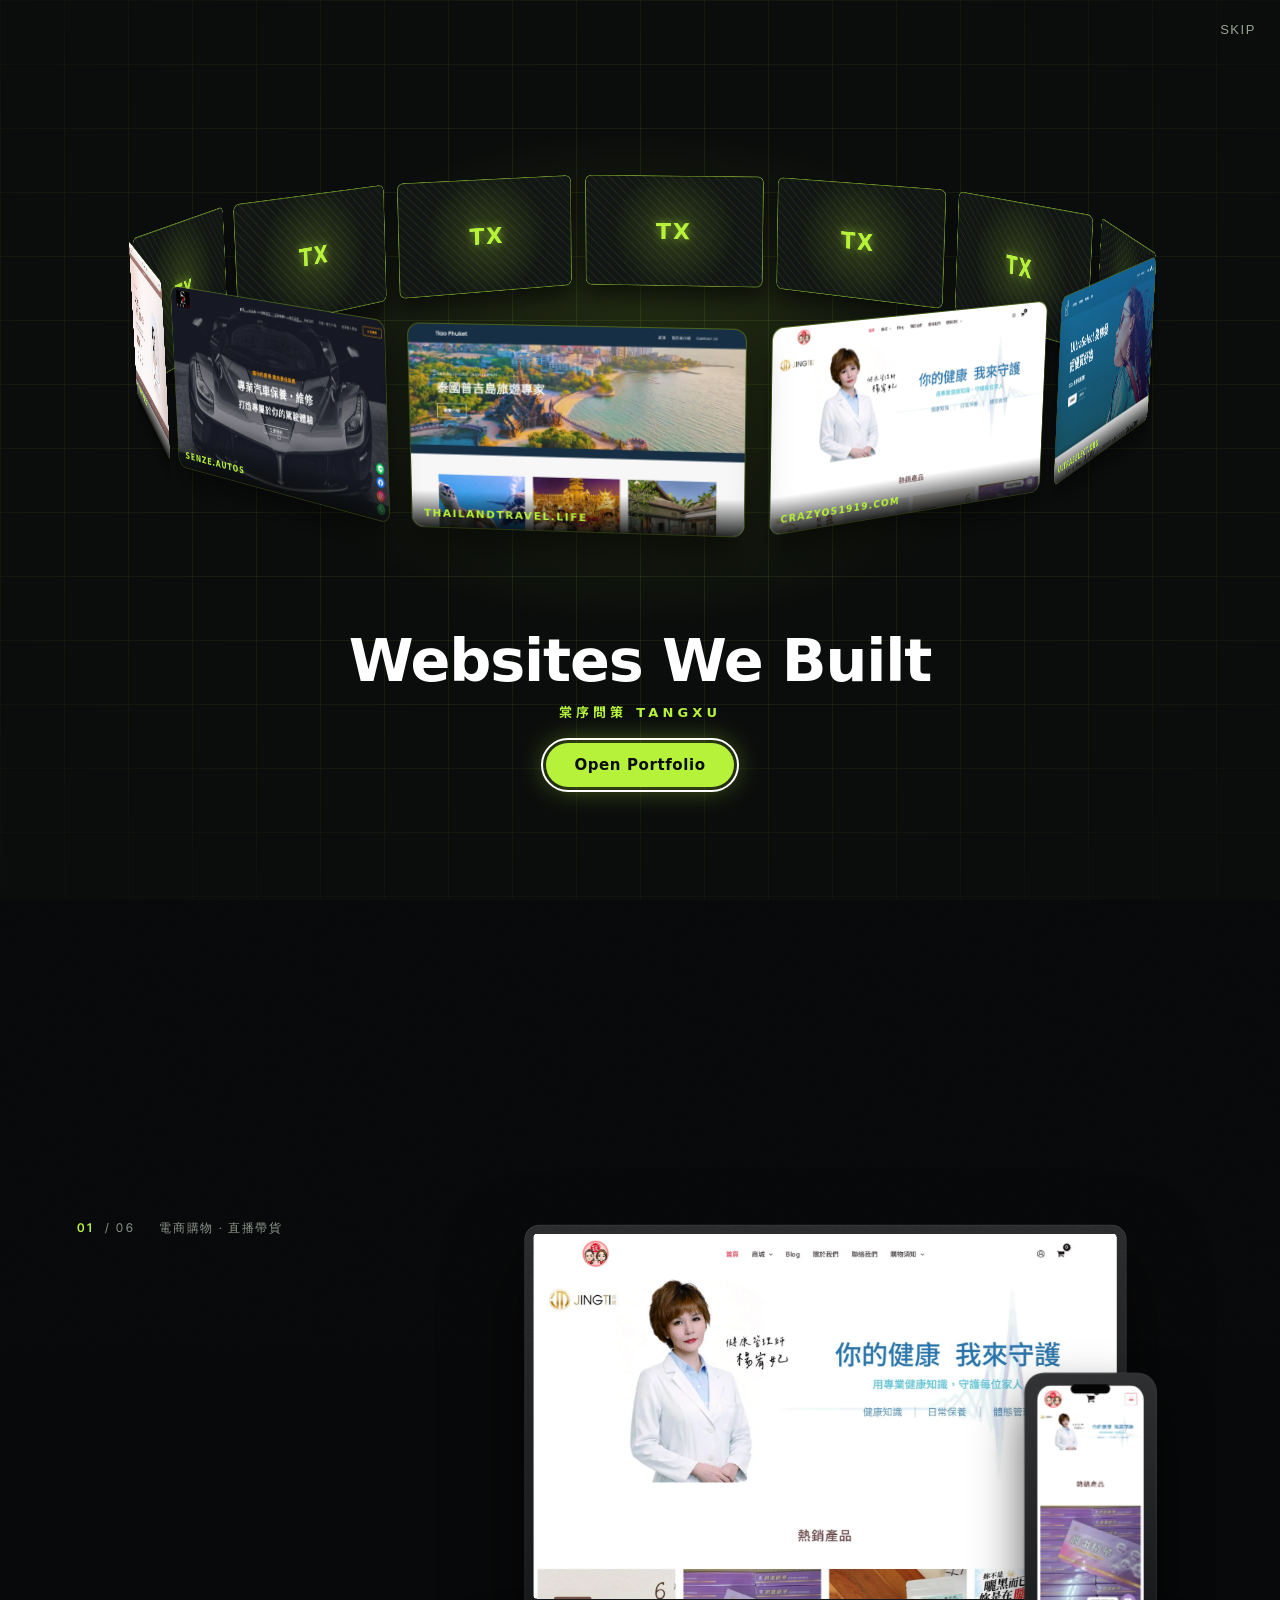
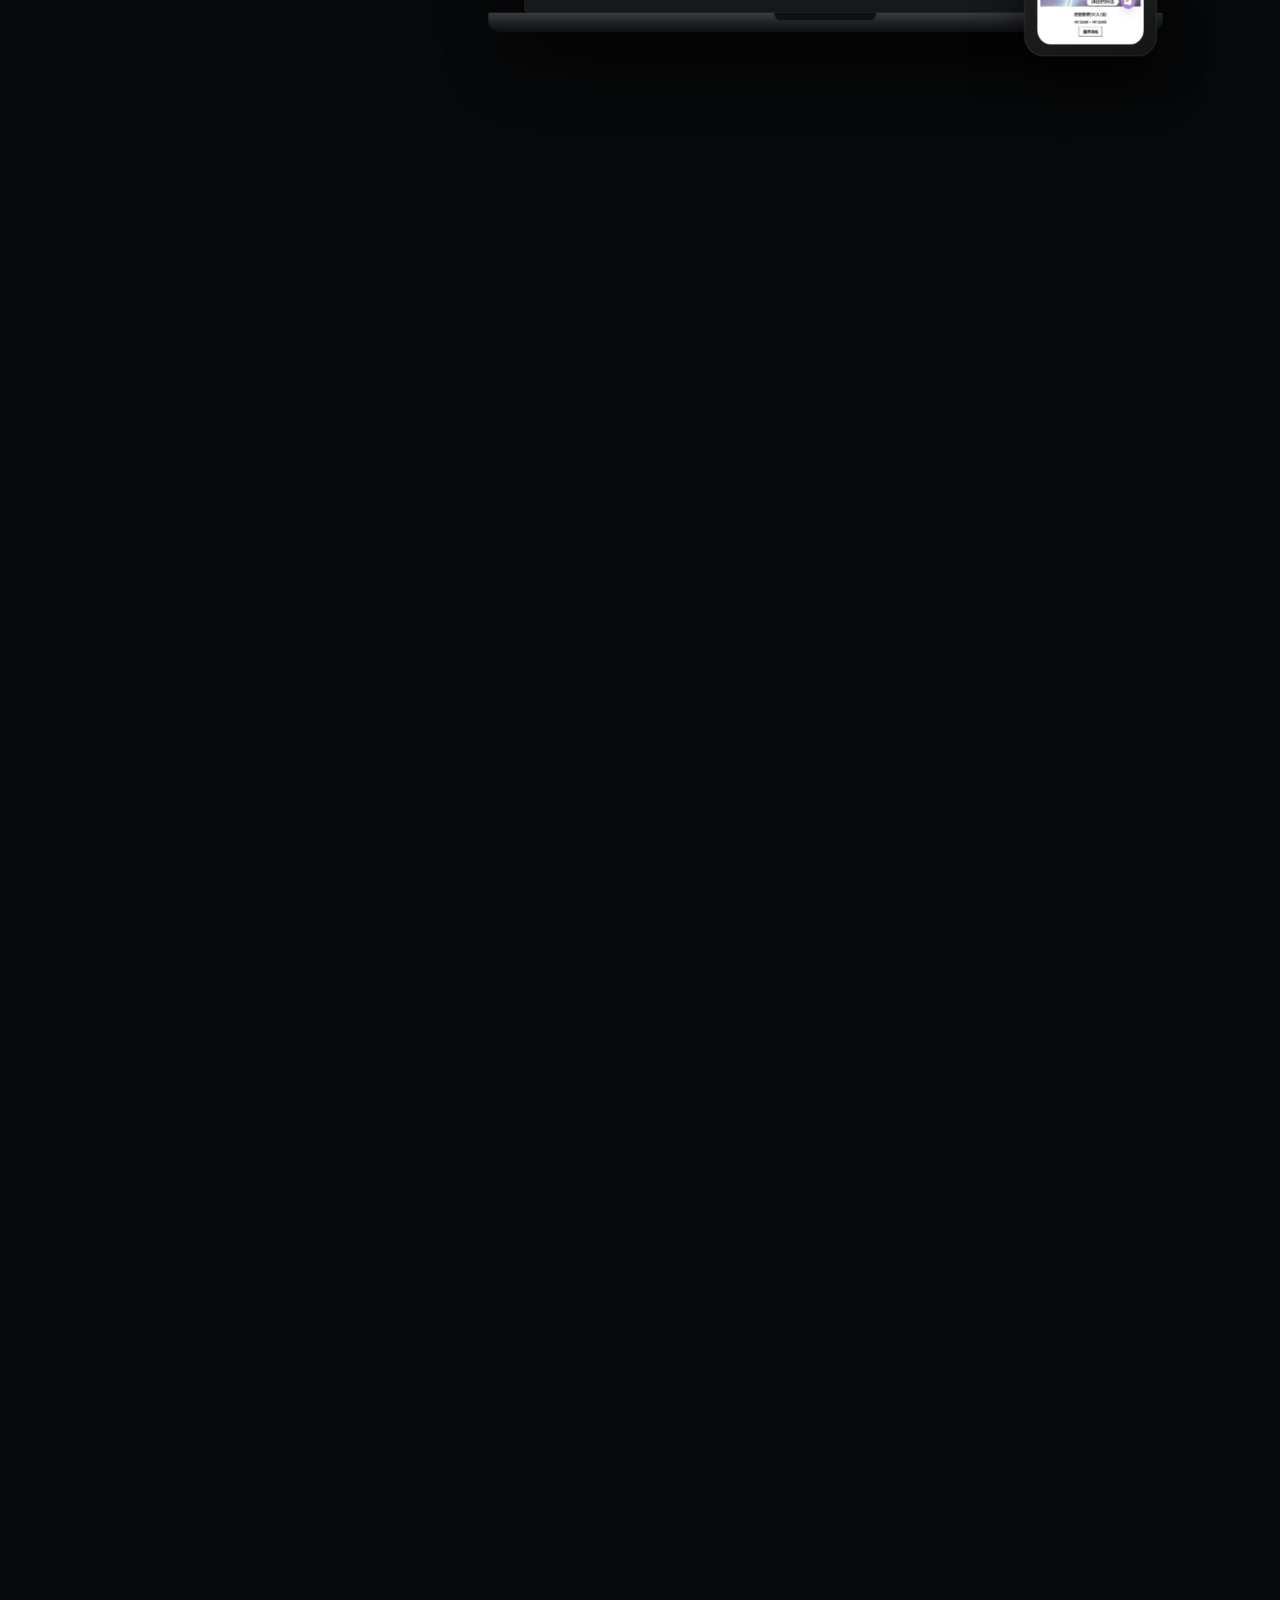
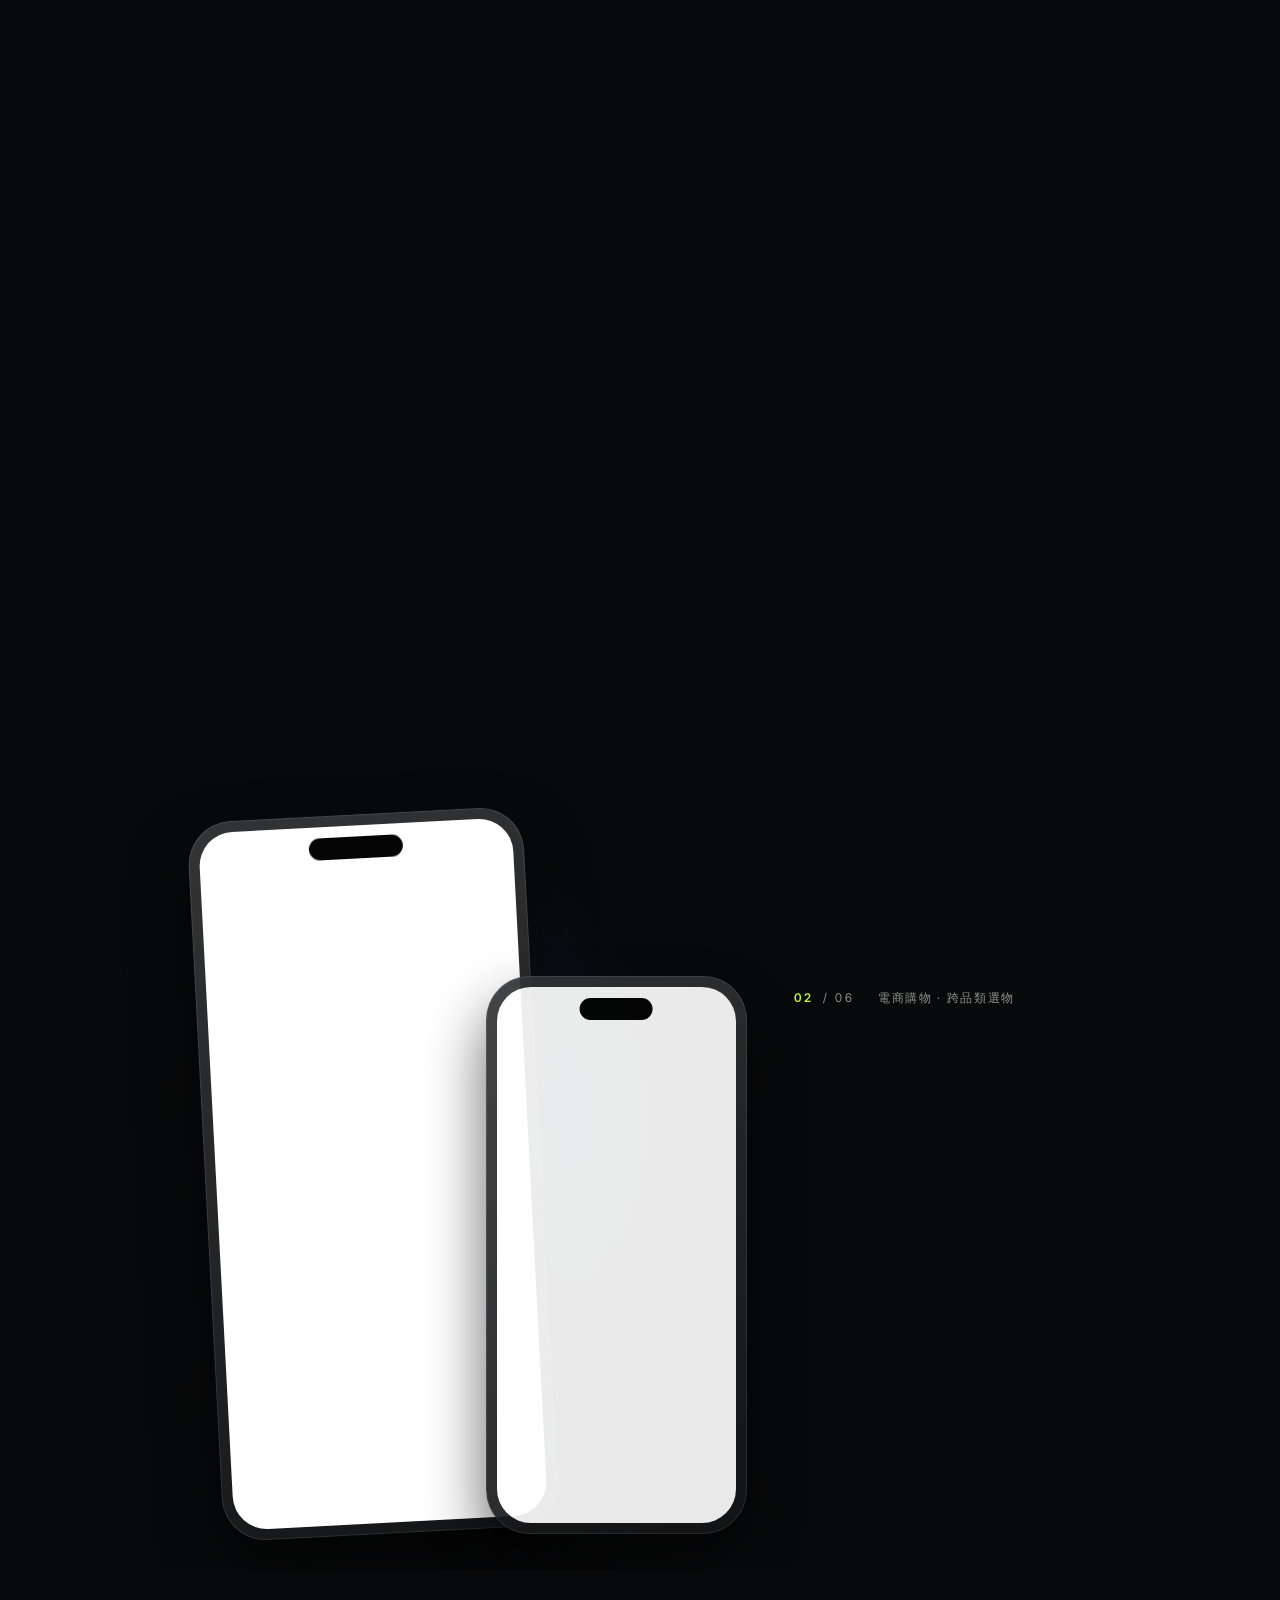
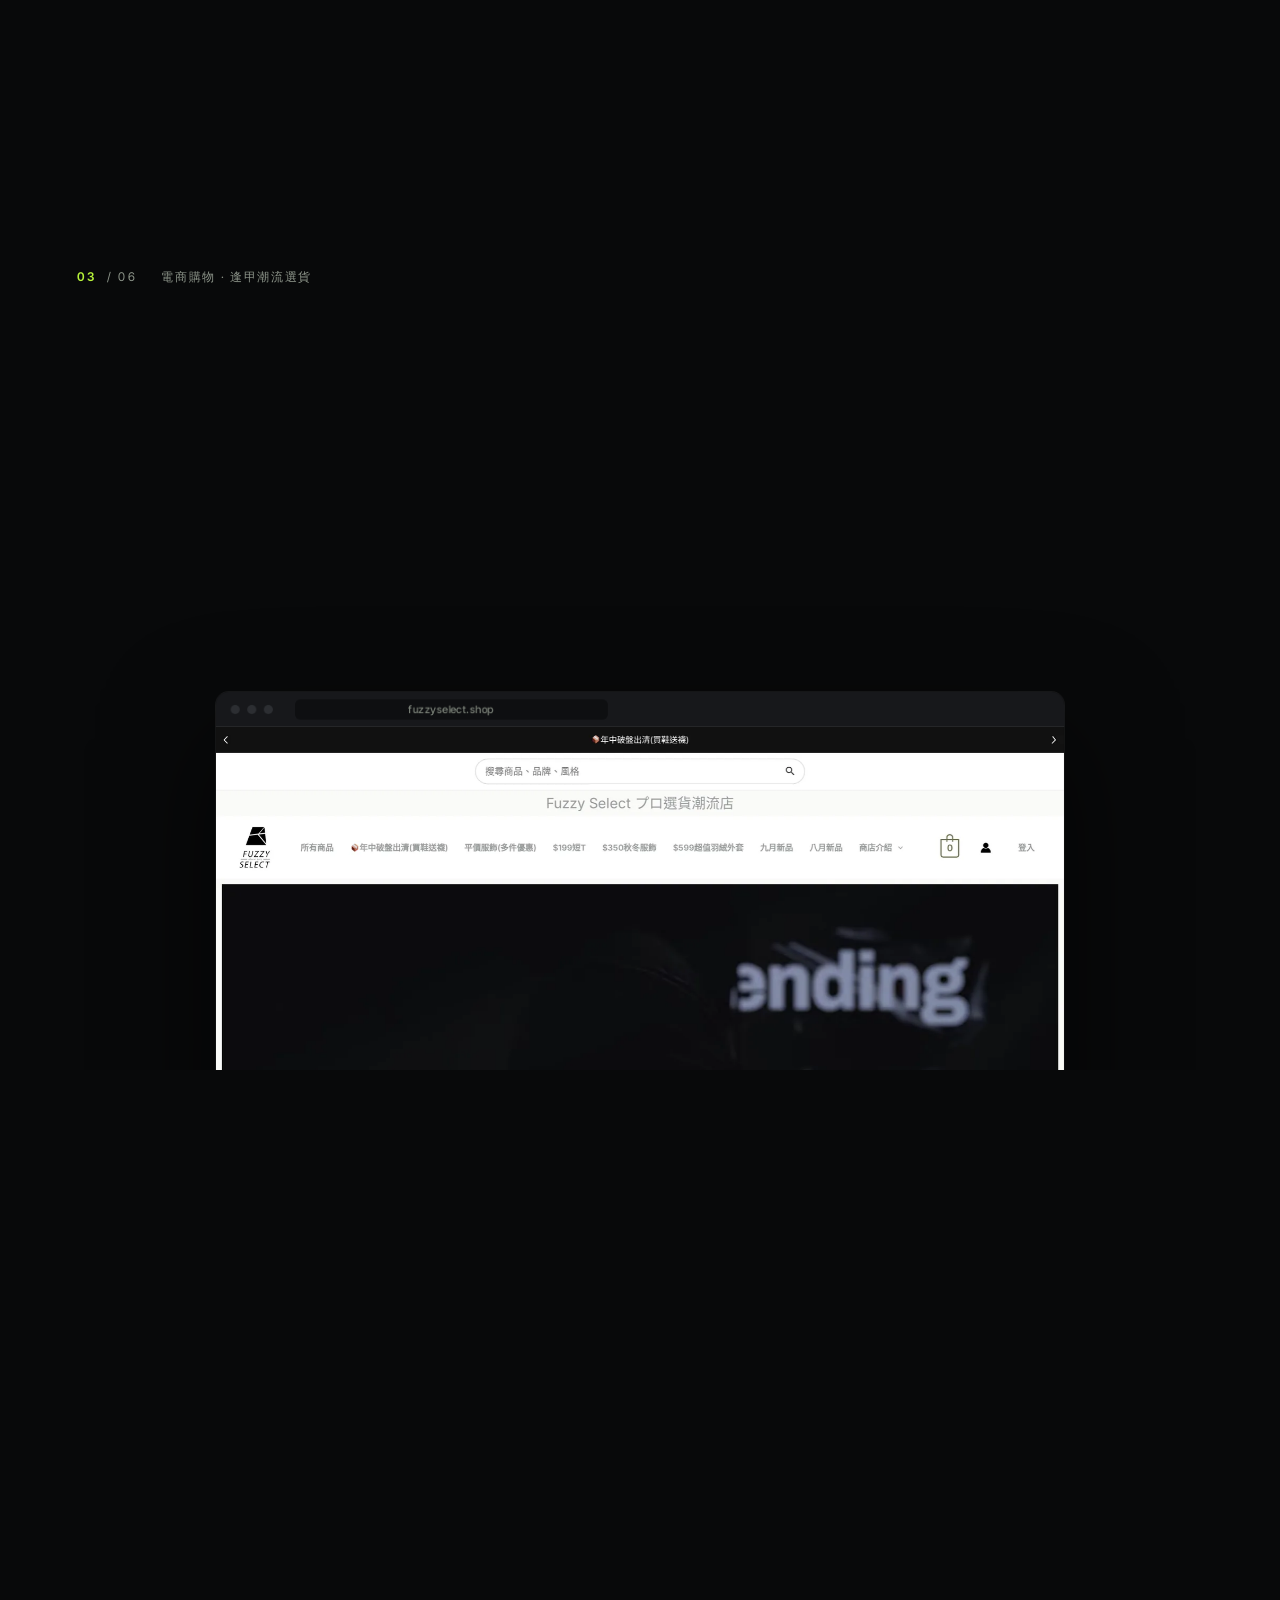
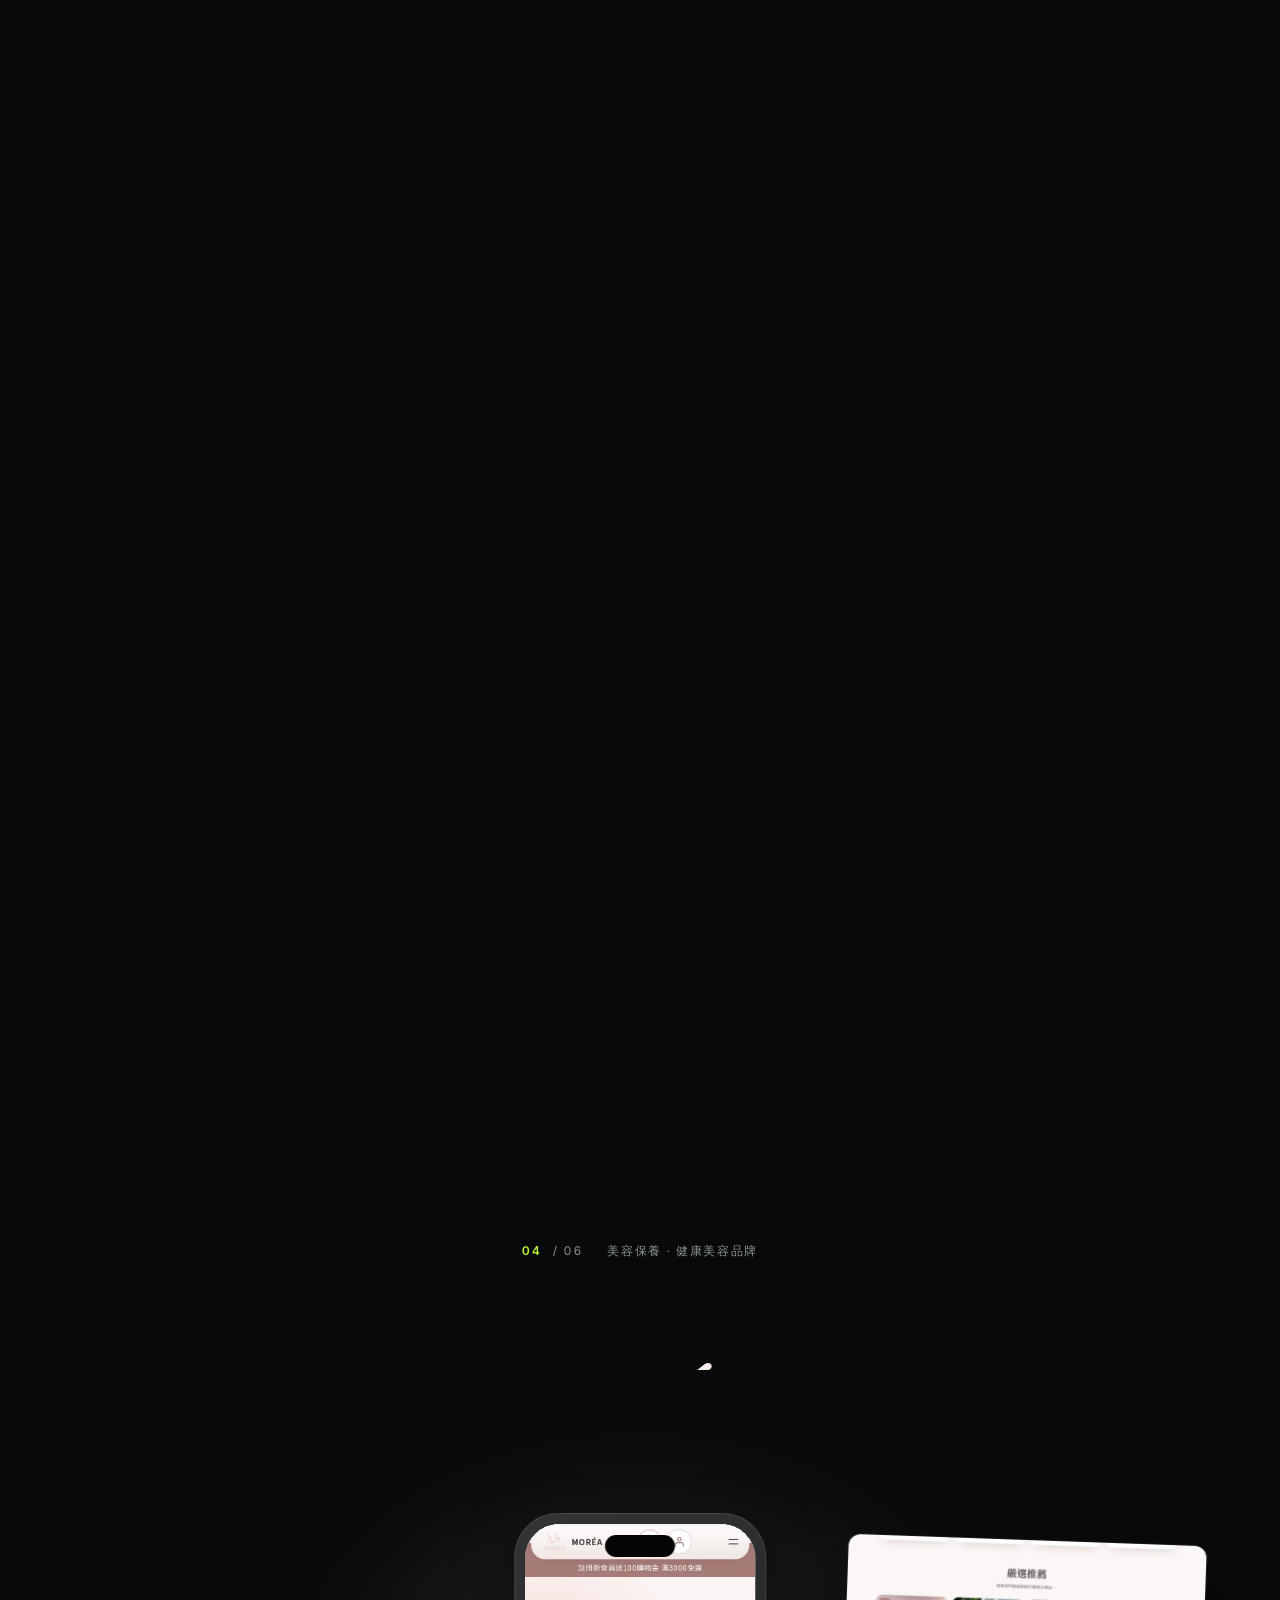
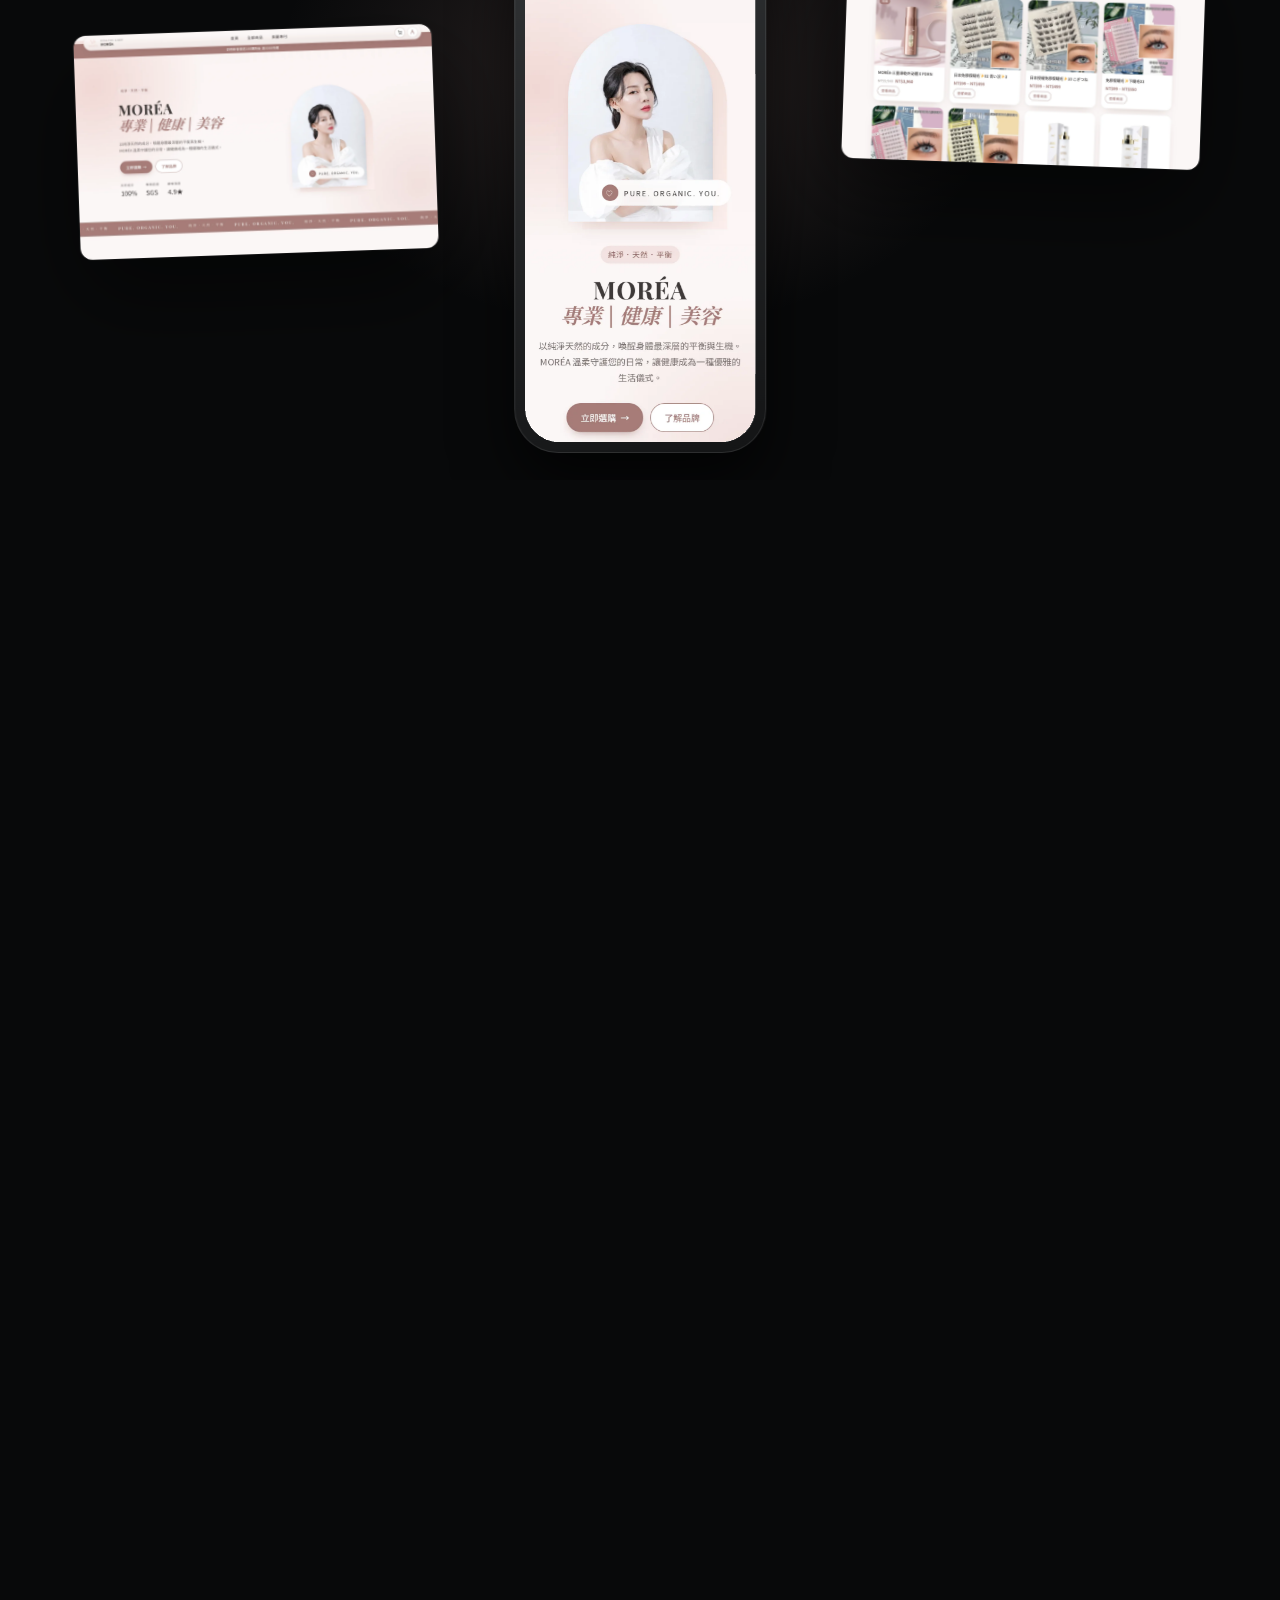
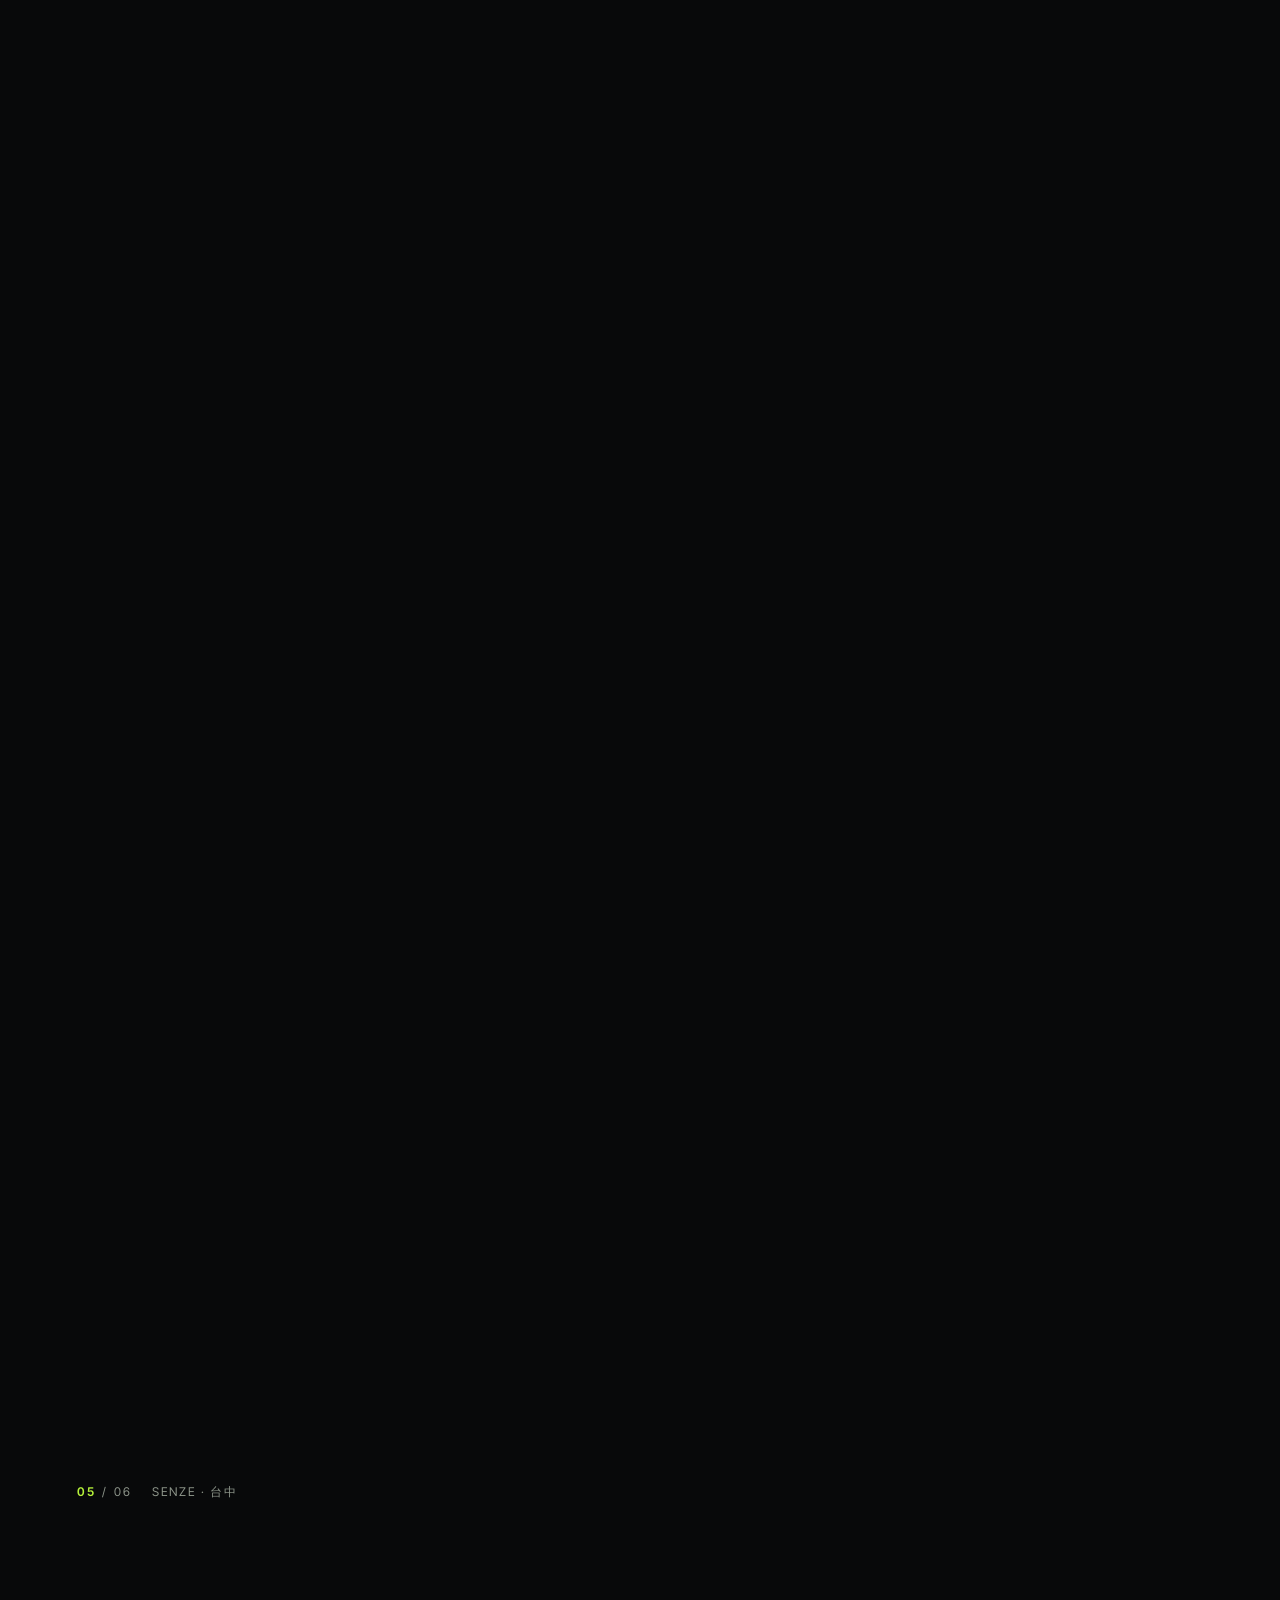
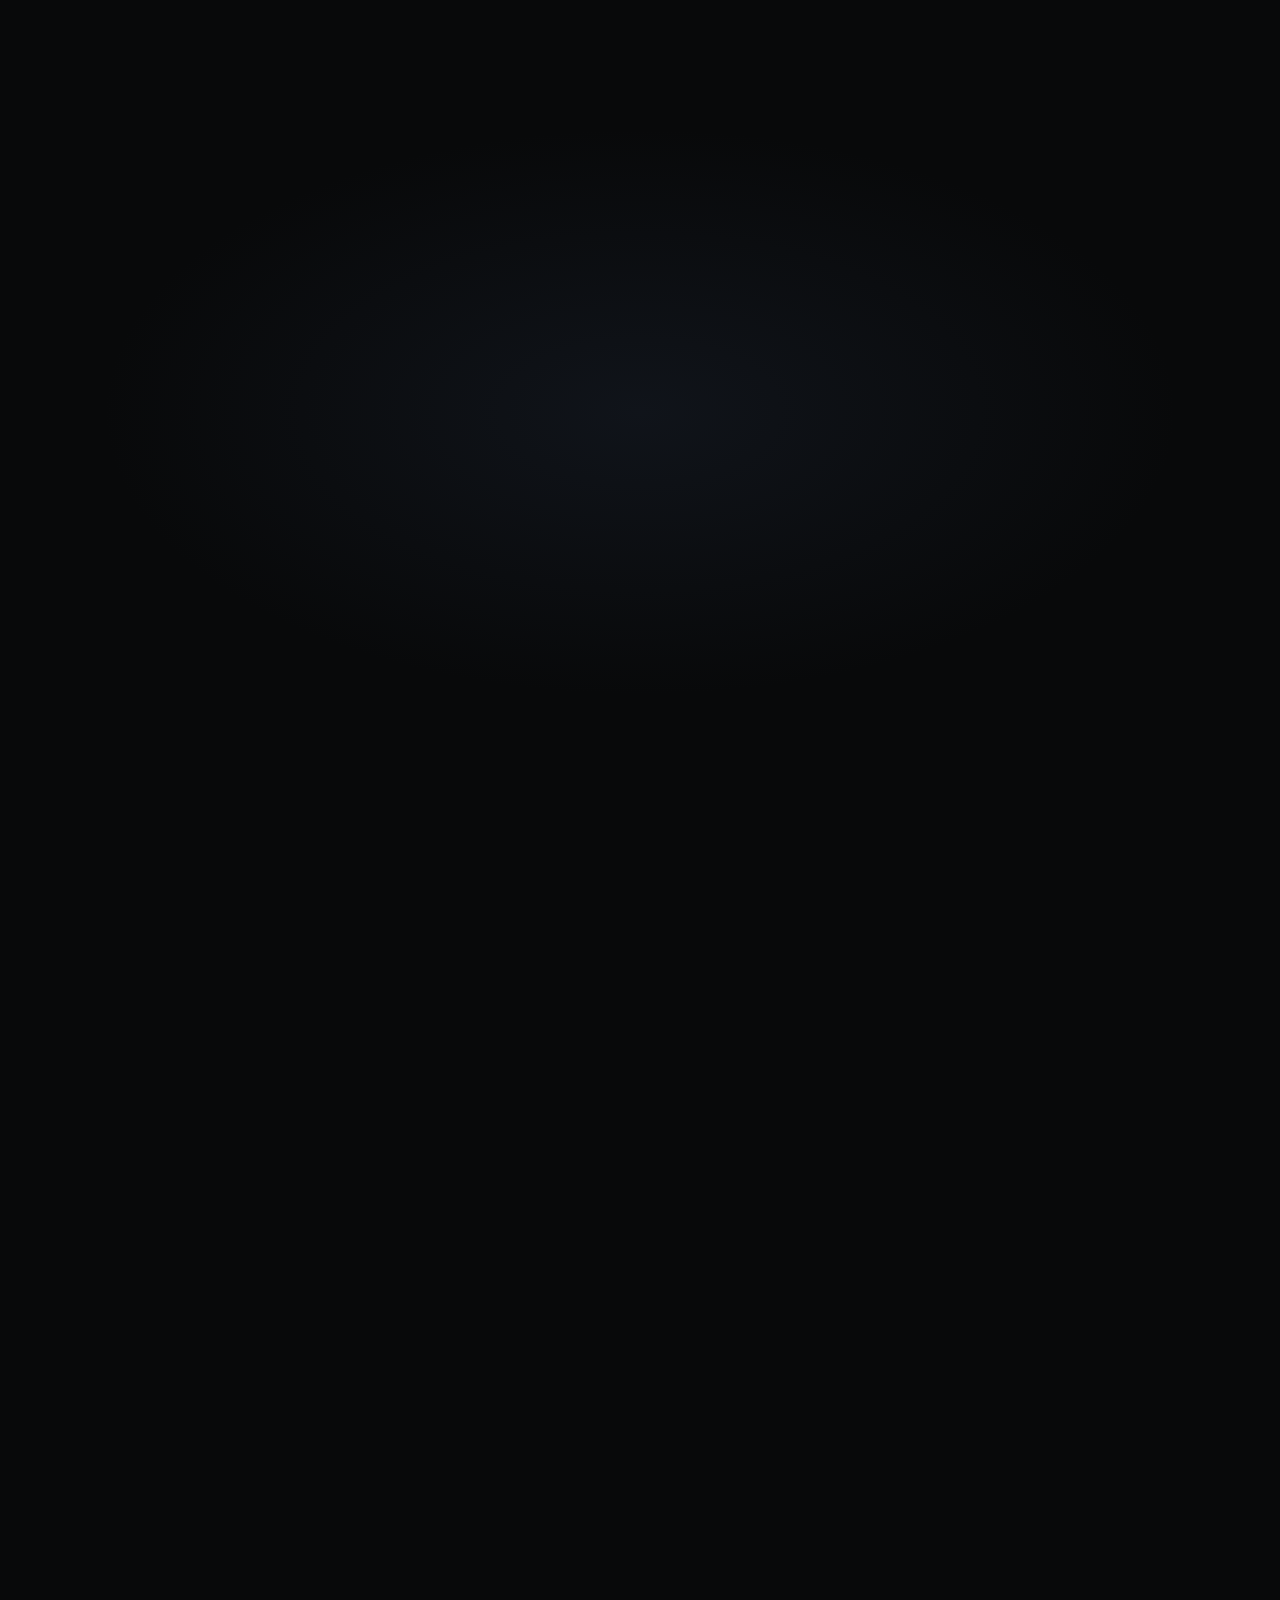
<file: index.html>
<!doctype html>
<html lang="zh-Hant-TW">
<head>
<meta charset="utf-8">
<meta name="viewport" content="width=device-width, initial-scale=1, viewport-fit=cover">
<script>(function(){var w=Math.min(innerWidth,screen.width||innerWidth),c=matchMedia('(pointer:coarse)').matches&&matchMedia('(orientation:portrait)').matches;if(w>=768&&!c&&!/[?&]flipbook/.test(location.search)){document.documentElement.style.visibility='hidden';location.replace('cinema/'+location.hash)}})();</script>
<title>棠序問策｜網站作品集 2026</title>
<meta name="description" content="棠序問策 新世代 AI 品牌科技｜網站作品集電子書">
<link rel="stylesheet" href="assets/flipbook.css">
<link rel="stylesheet" href="assets/intro.css">
<link rel="preload" as="image" href="assets/intro/crazyos.webp" media="(min-width: 768px)">
<link rel="preload" as="image" href="assets/intro/crazyos_p.webp" media="(max-width: 767px)">
<link rel="preload" as="image" href="assets/pages/ms01.webp" media="(max-width: 767px)">
</head>
<body>
  <div class="bg-grid" aria-hidden="true"></div>
  <a class="brand" href="https://tangxuai.org/" target="_blank" rel="noopener"><span class="dot"></span>棠序問策</a>
  <a class="cta" href="https://tangxuai.org/contact-us/" target="_blank" rel="noopener">預約諮詢</a>

  <!-- Desktop: page-flip book -->
  <main class="stage" id="stage" hidden>
    <div class="book-shift" id="shift"></div>
  </main>
  <nav class="controls" id="controls" aria-label="翻頁控制" hidden>
    <button id="prev" class="btn" aria-label="上一頁"><svg viewBox="0 0 24 24"><path d="M15 5l-7 7 7 7"/></svg></button>
    <div class="counter"><span id="cur">01</span><i>/</i><span id="total">15</span></div>
    <button id="next" class="btn" aria-label="下一頁"><svg viewBox="0 0 24 24"><path d="M9 5l7 7-7 7"/></svg></button>
    <span class="sep"></span>
    <button id="mode" class="btn ghost" aria-label="切換單頁／雙頁" title="單頁／雙頁"><svg viewBox="0 0 24 24"><rect x="3" y="5" width="8" height="14" rx="1"/><rect x="13" y="5" width="8" height="14" rx="1"/></svg></button>
    <button id="fs" class="btn ghost" aria-label="全螢幕" title="全螢幕"><svg viewBox="0 0 24 24"><path d="M4 9V4h5M20 9V4h-5M4 15v5h5M20 15v5h-5"/></svg></button>
  </nav>
  <div class="hint" id="hint" aria-hidden="true">← → 鍵盤翻頁　｜　拖曳頁角翻頁</div>

  <!-- Mobile: single-page swipe flip (9:16 pages) -->
  <main class="mstage" id="mstage" hidden><div class="mshift" id="mshift"></div><div class="mtip" id="mtip">左右滑動翻頁・點一下放大</div></main>
  <!-- Mobile fallback: vertical scroll -->
  <main class="scroll" id="scroll" hidden></main>
  <div class="lightbox" id="lb" hidden role="dialog" aria-label="頁面放大檢視">
    <div class="lb-stage" id="lbStage"><img id="lbImg" alt=""></div>
    <button class="lb-close" id="lbClose" aria-label="關閉">✕</button>
    <div class="lb-num" id="lbNum"></div>
    <div class="lb-tip" id="lbTip">雙指縮放・點兩下放大</div>
  </div>

  <script src="assets/intro.js"></script>
  <script src="assets/js/page-flip.browser.js"></script>
  <script src="assets/flipbook.js"></script>
</body>
</html>
</file>
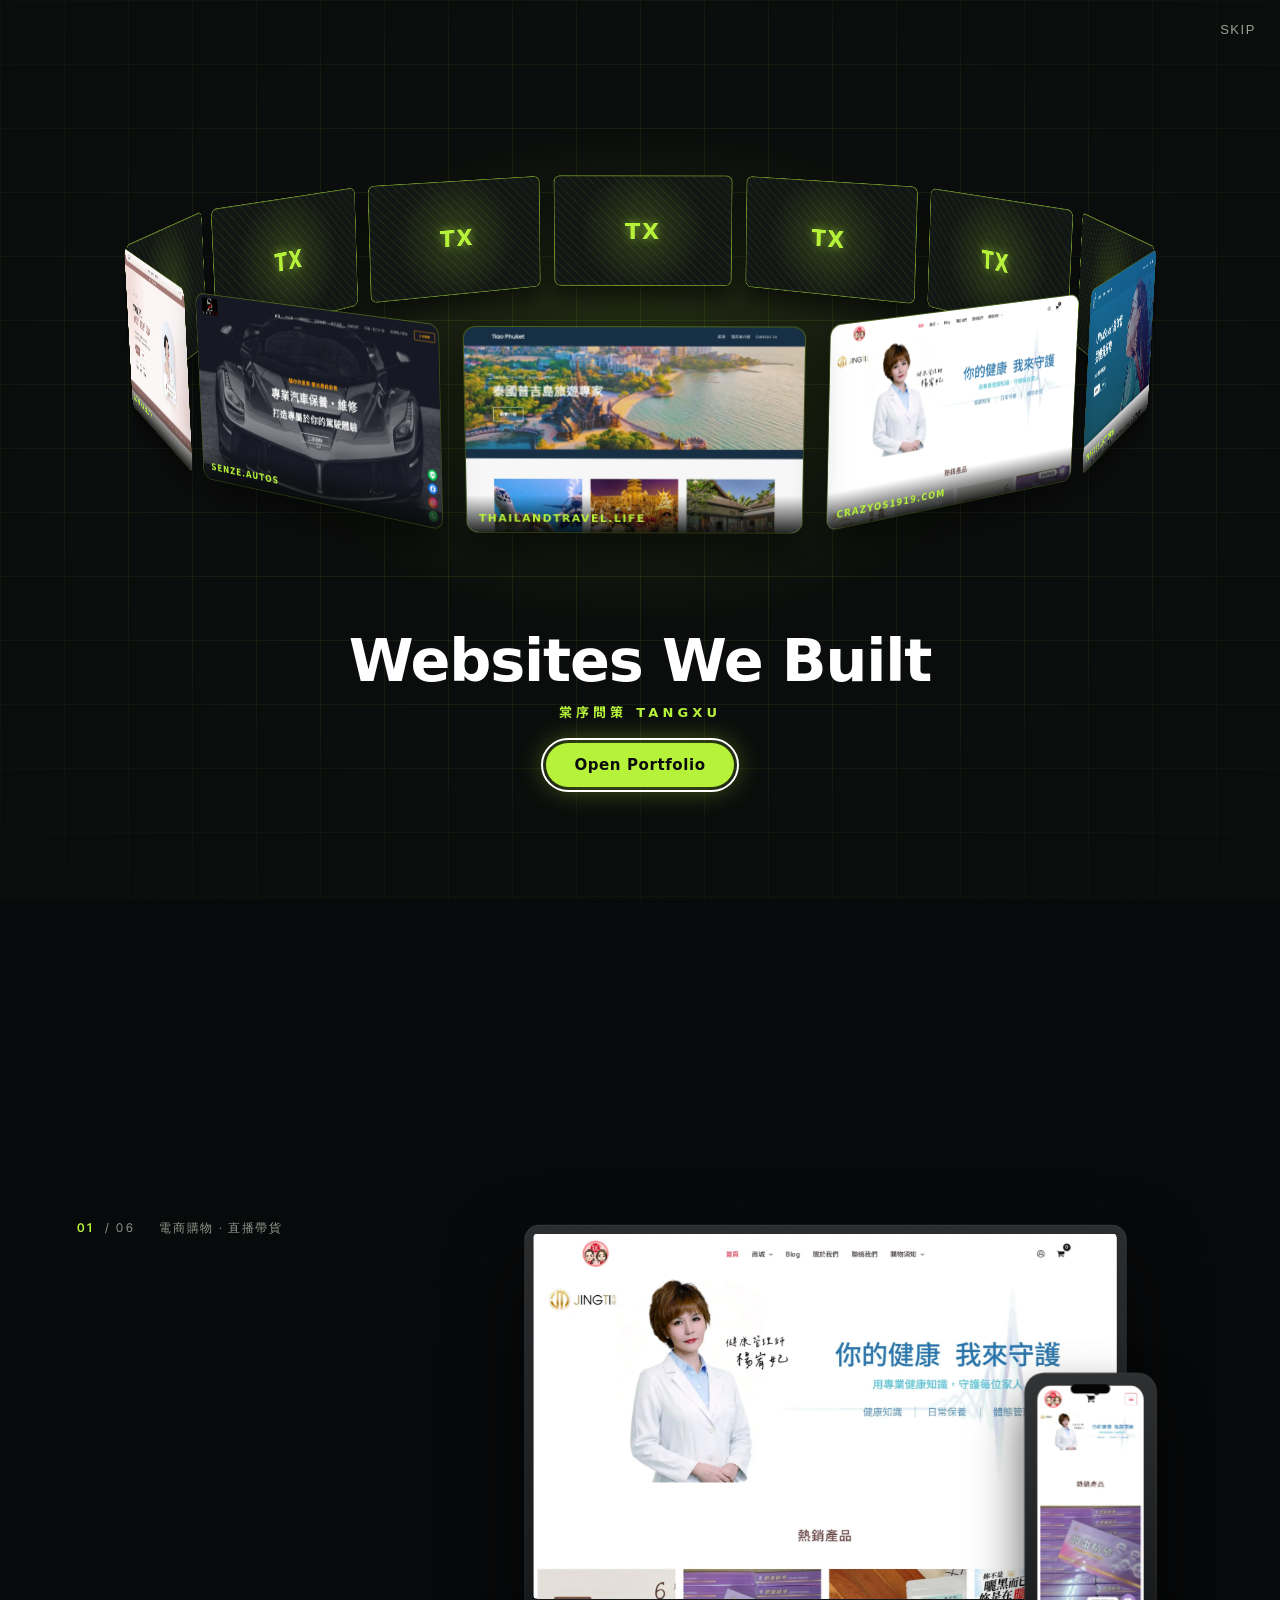
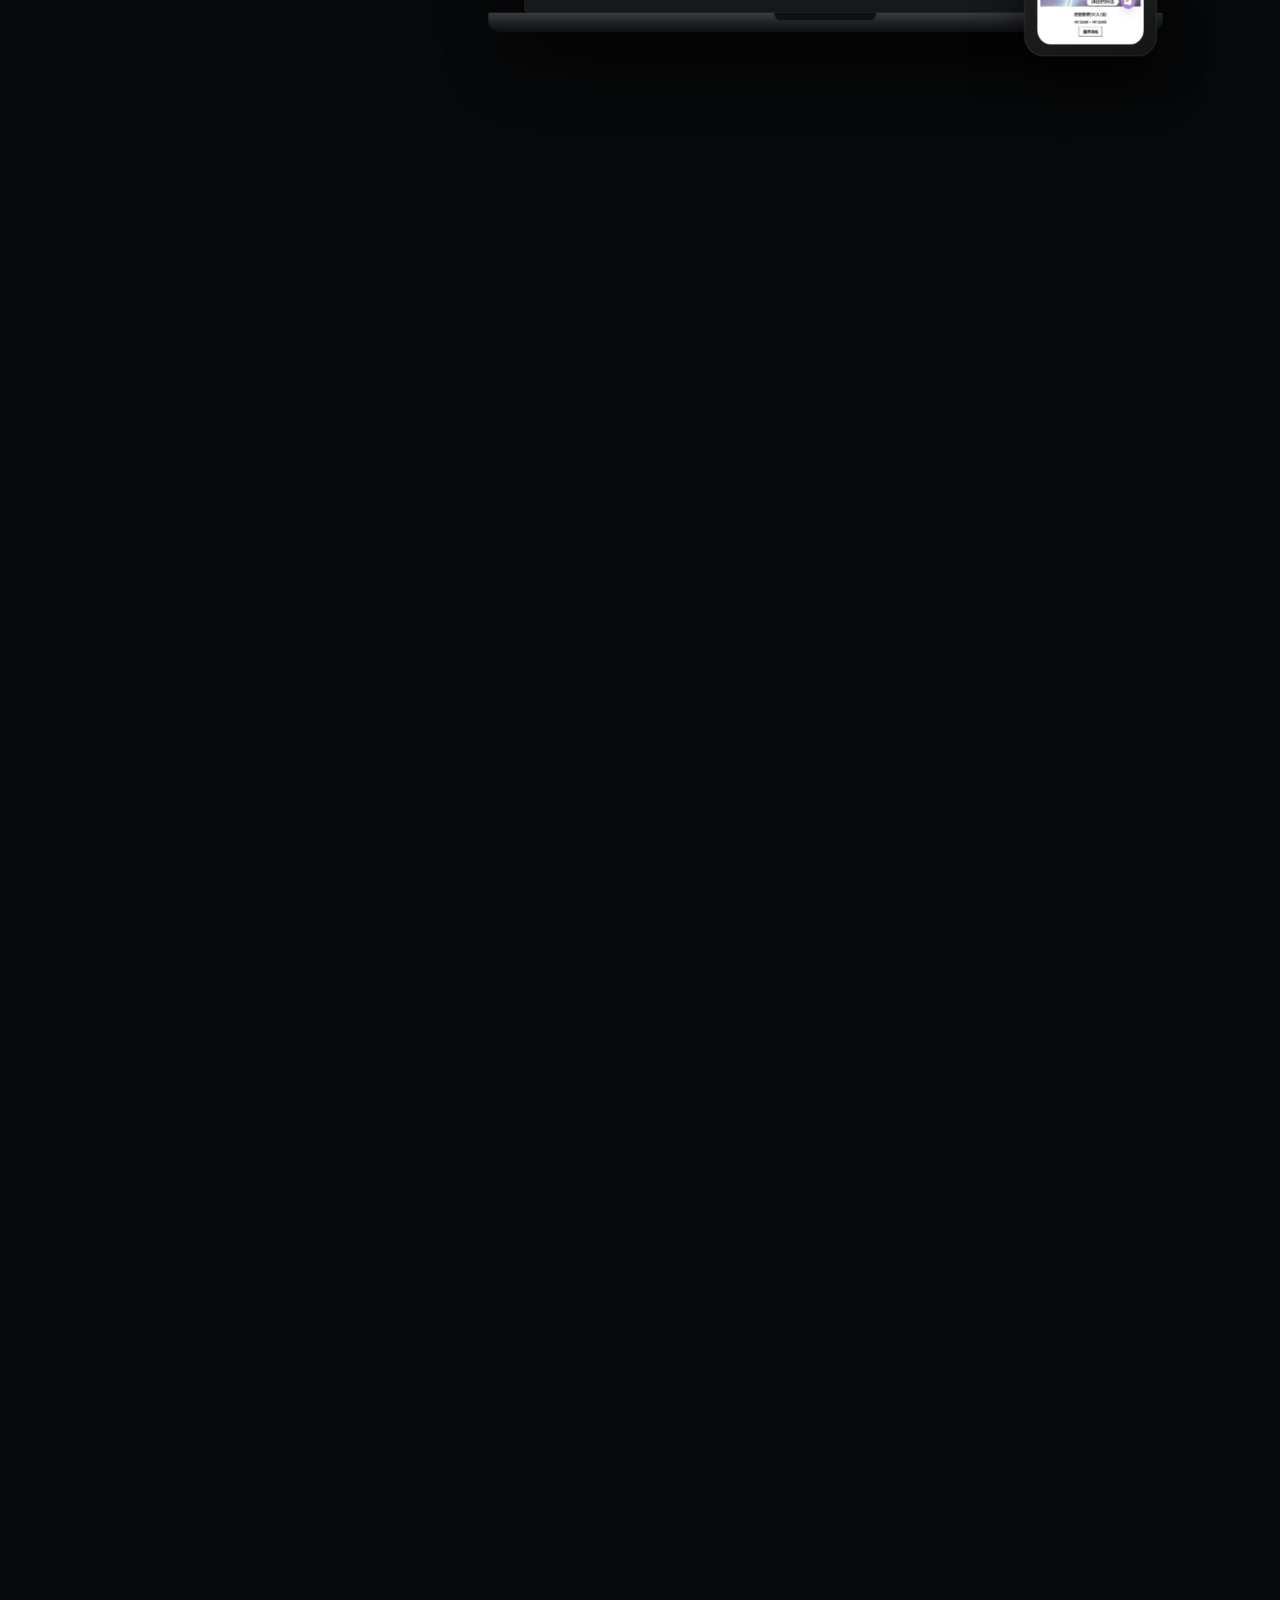
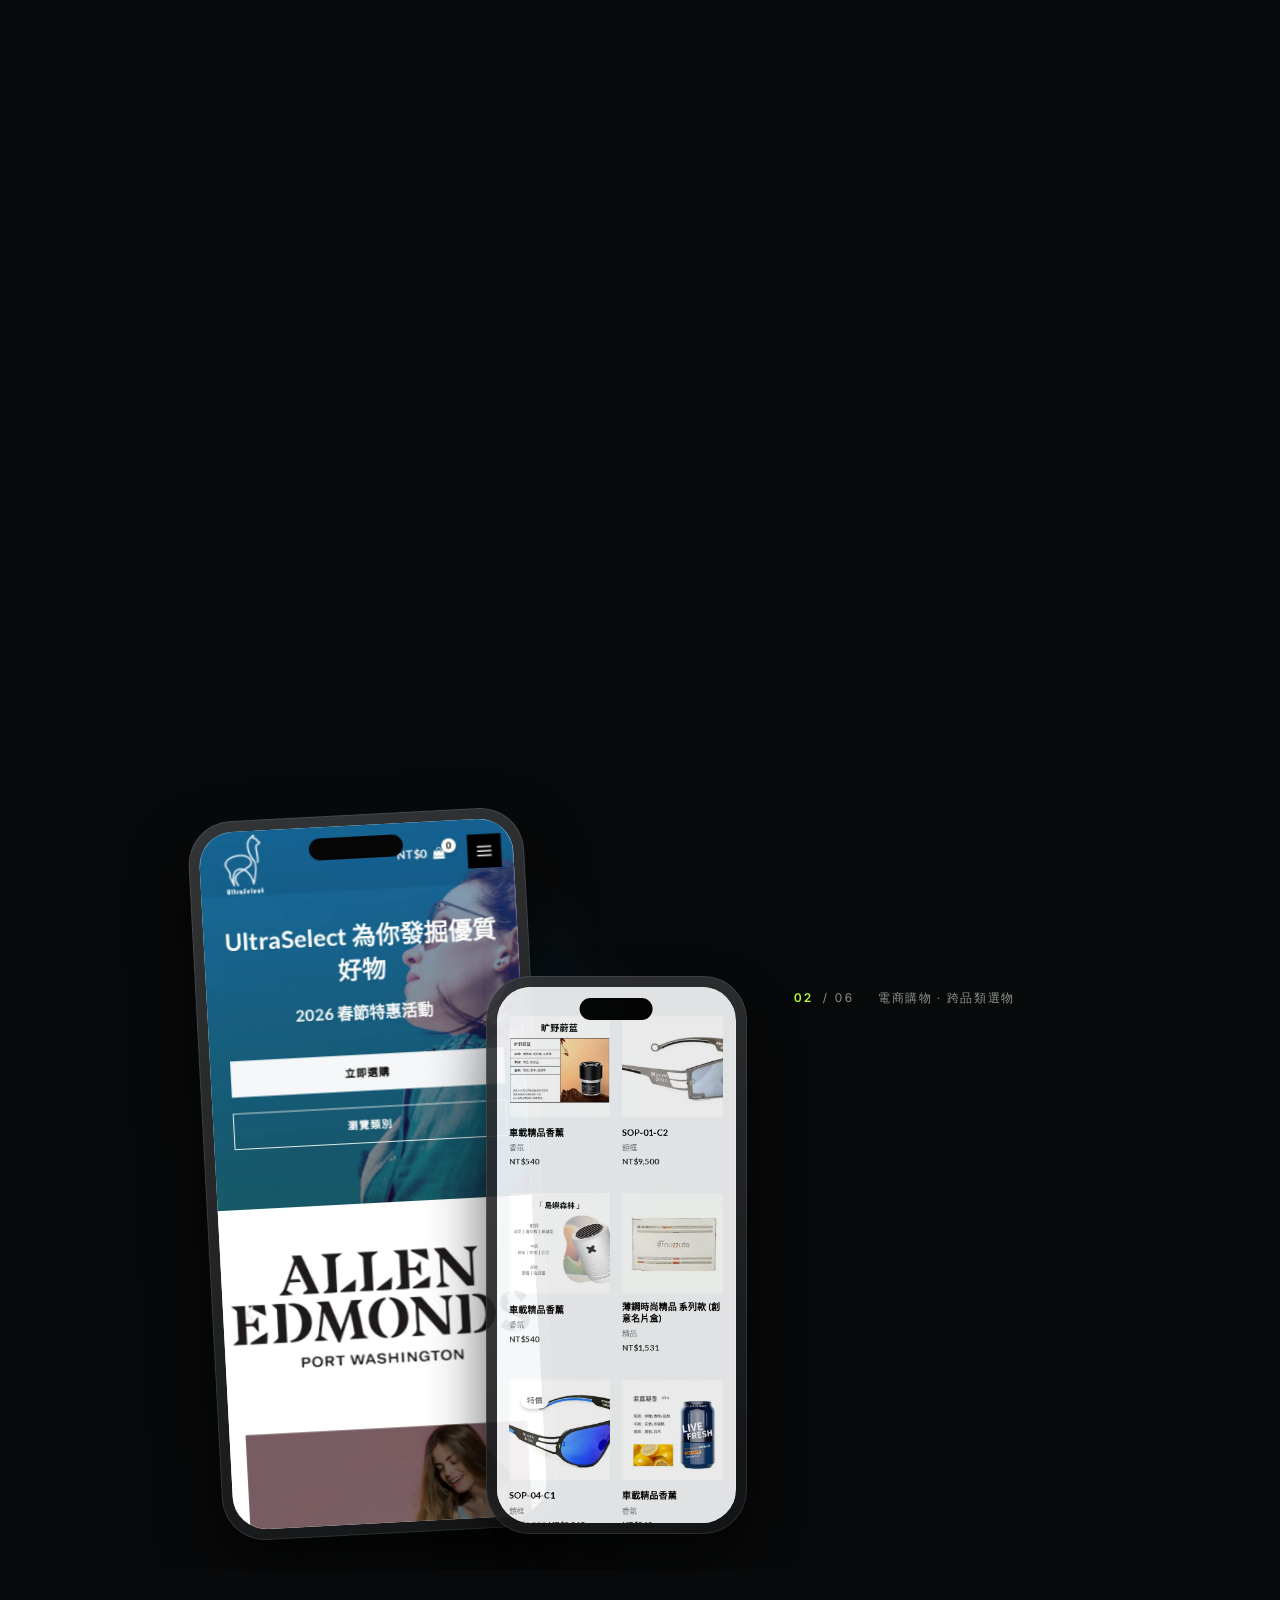
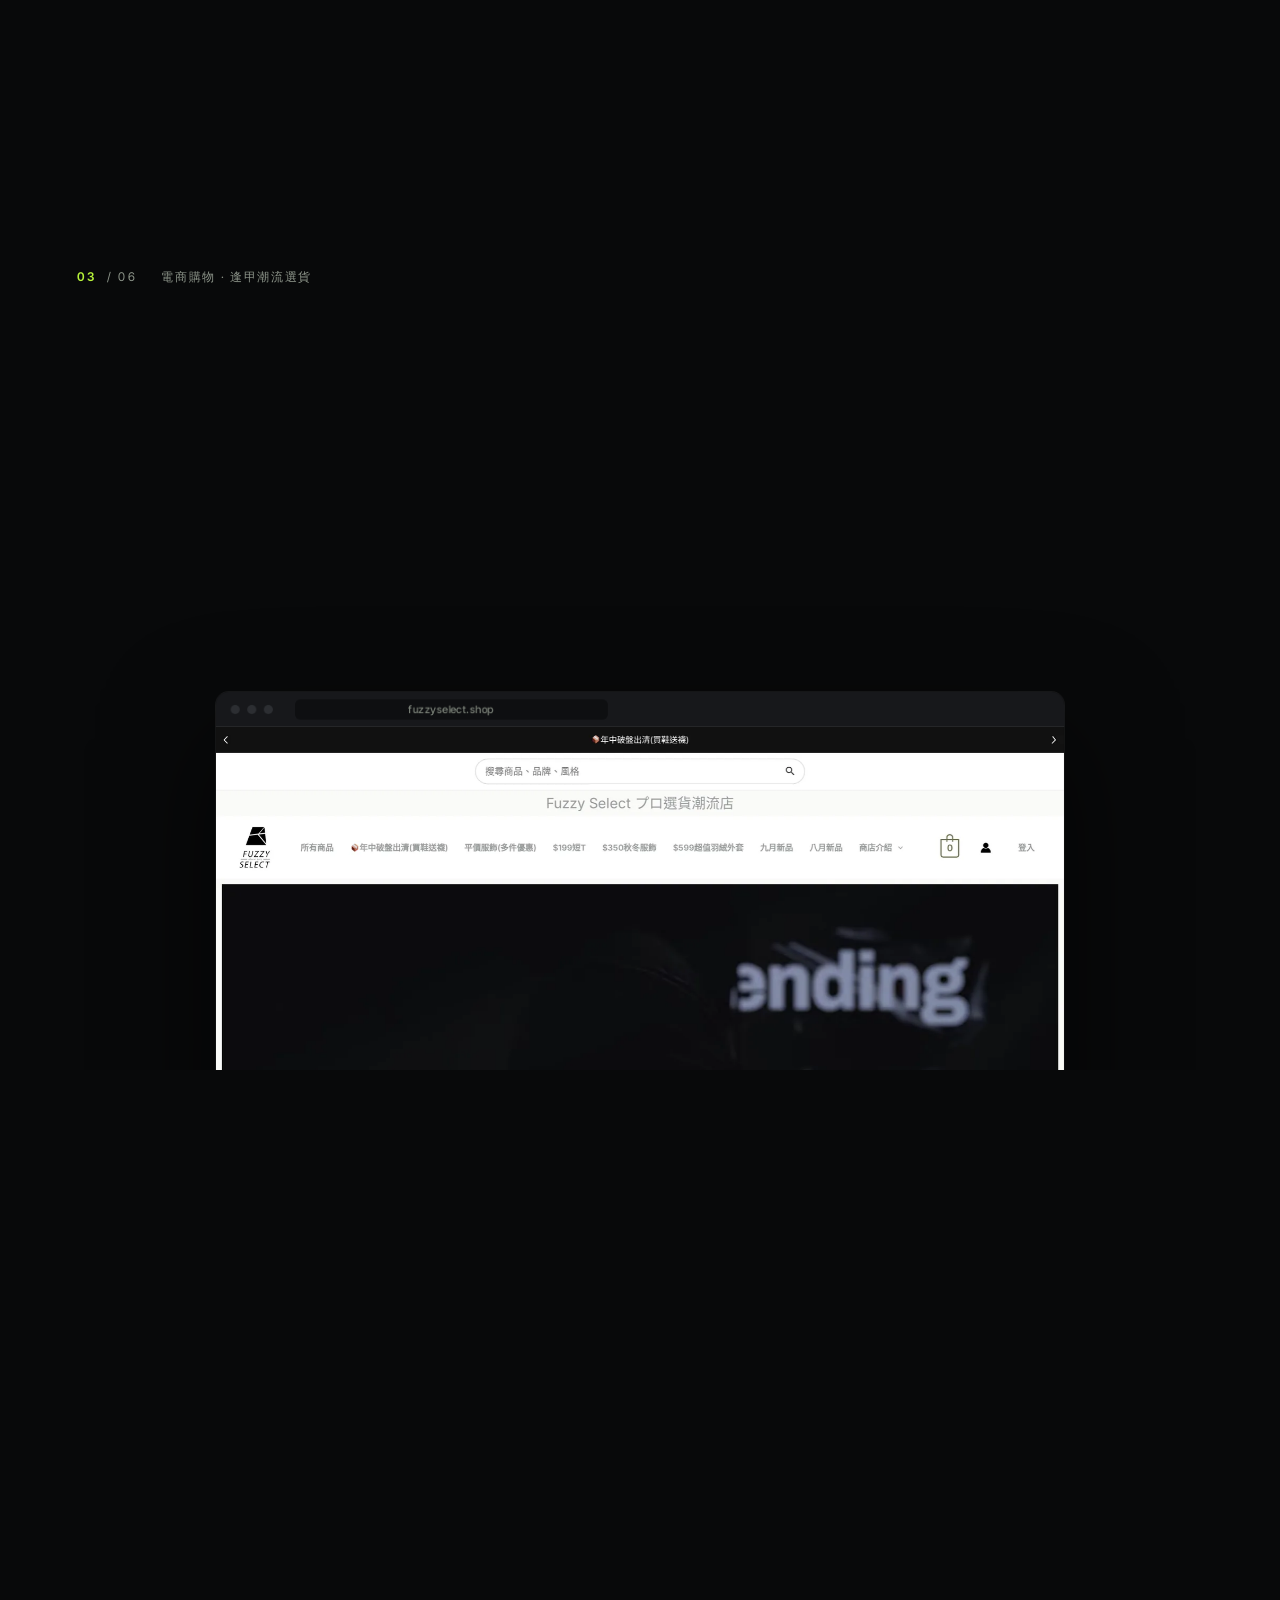
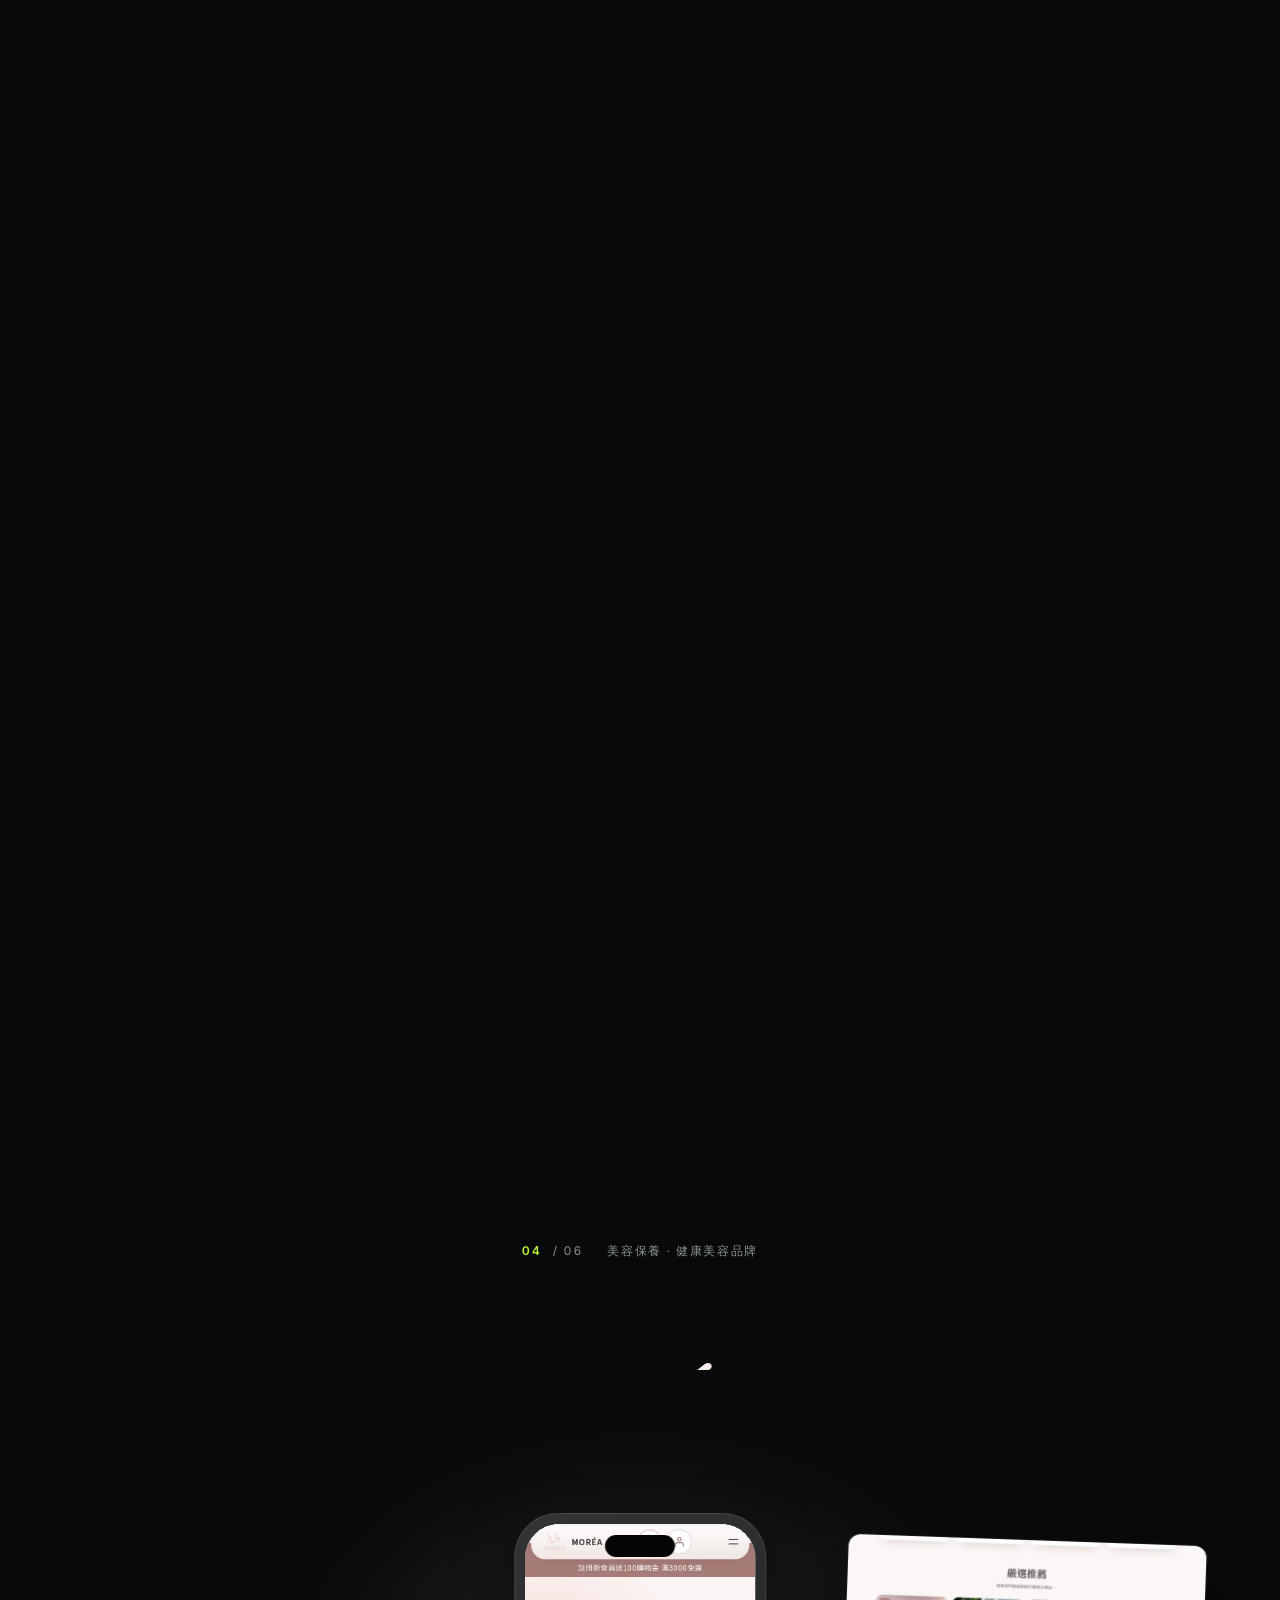
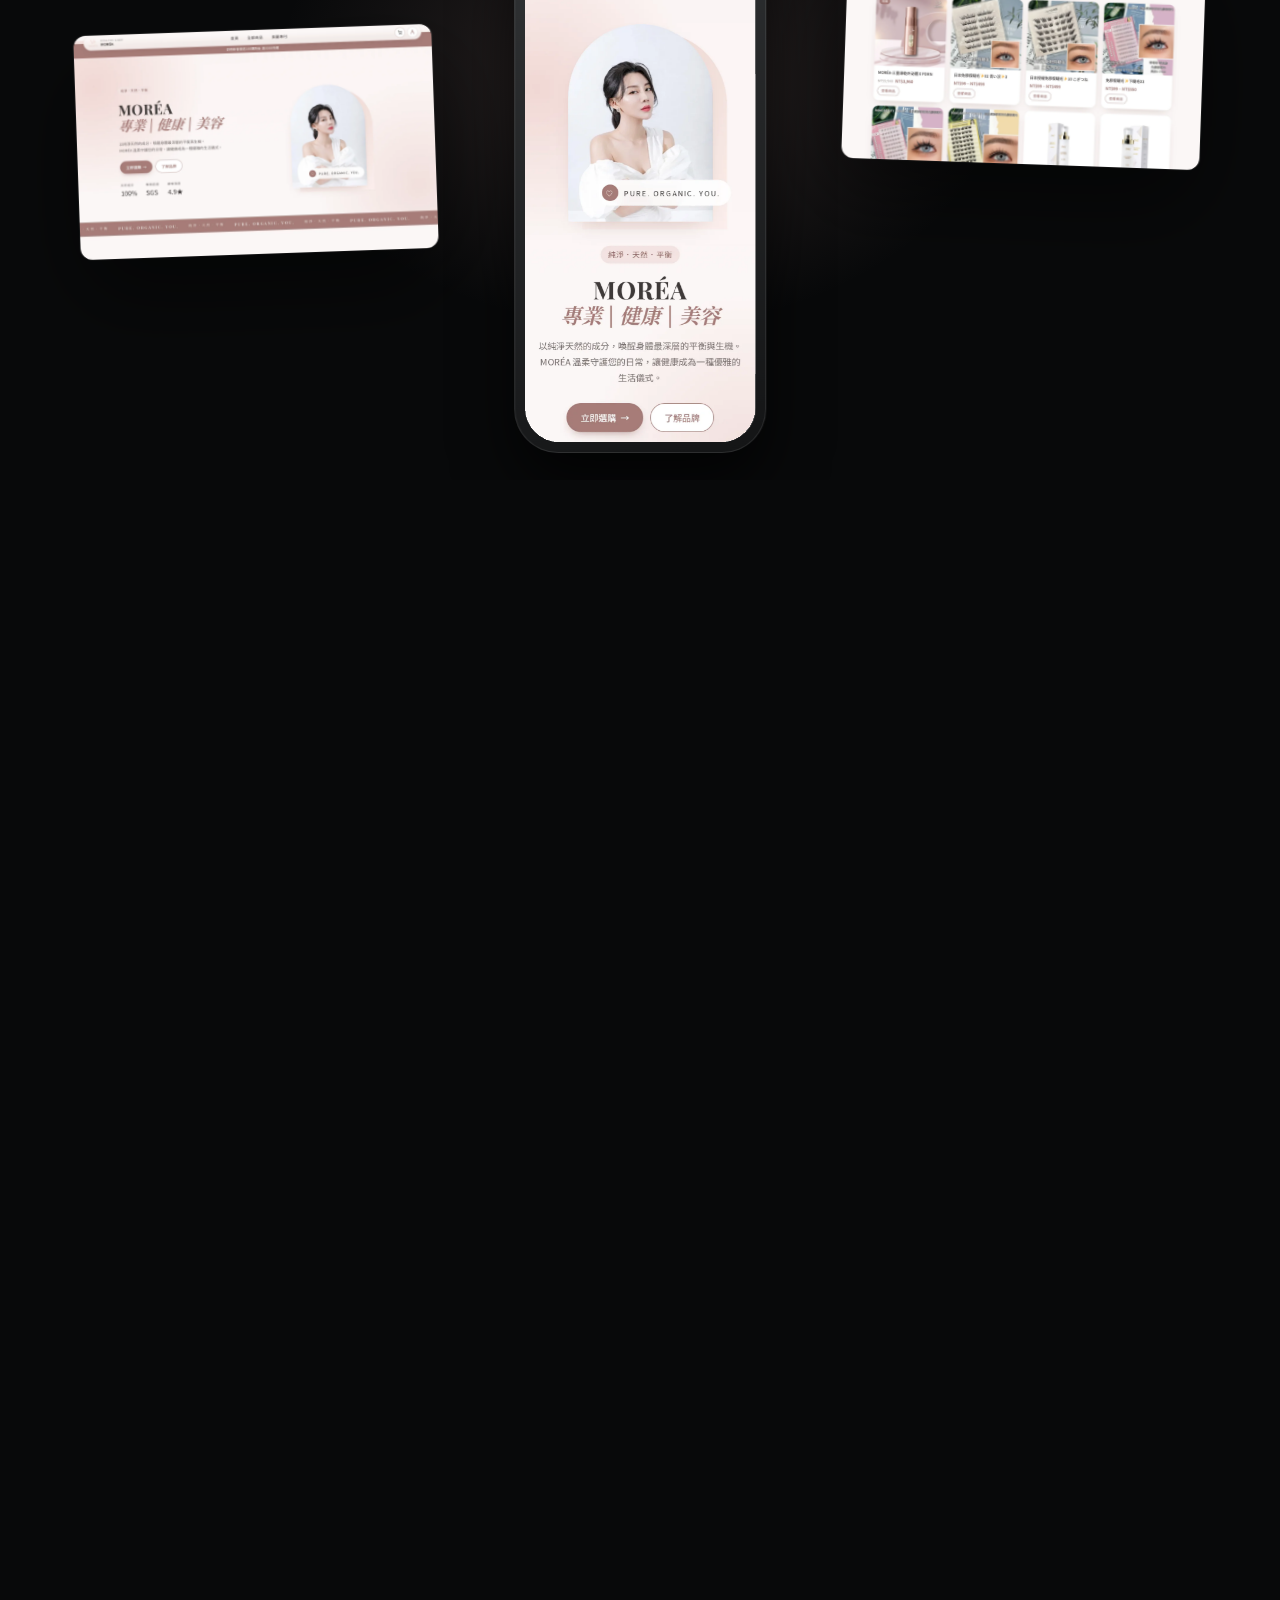
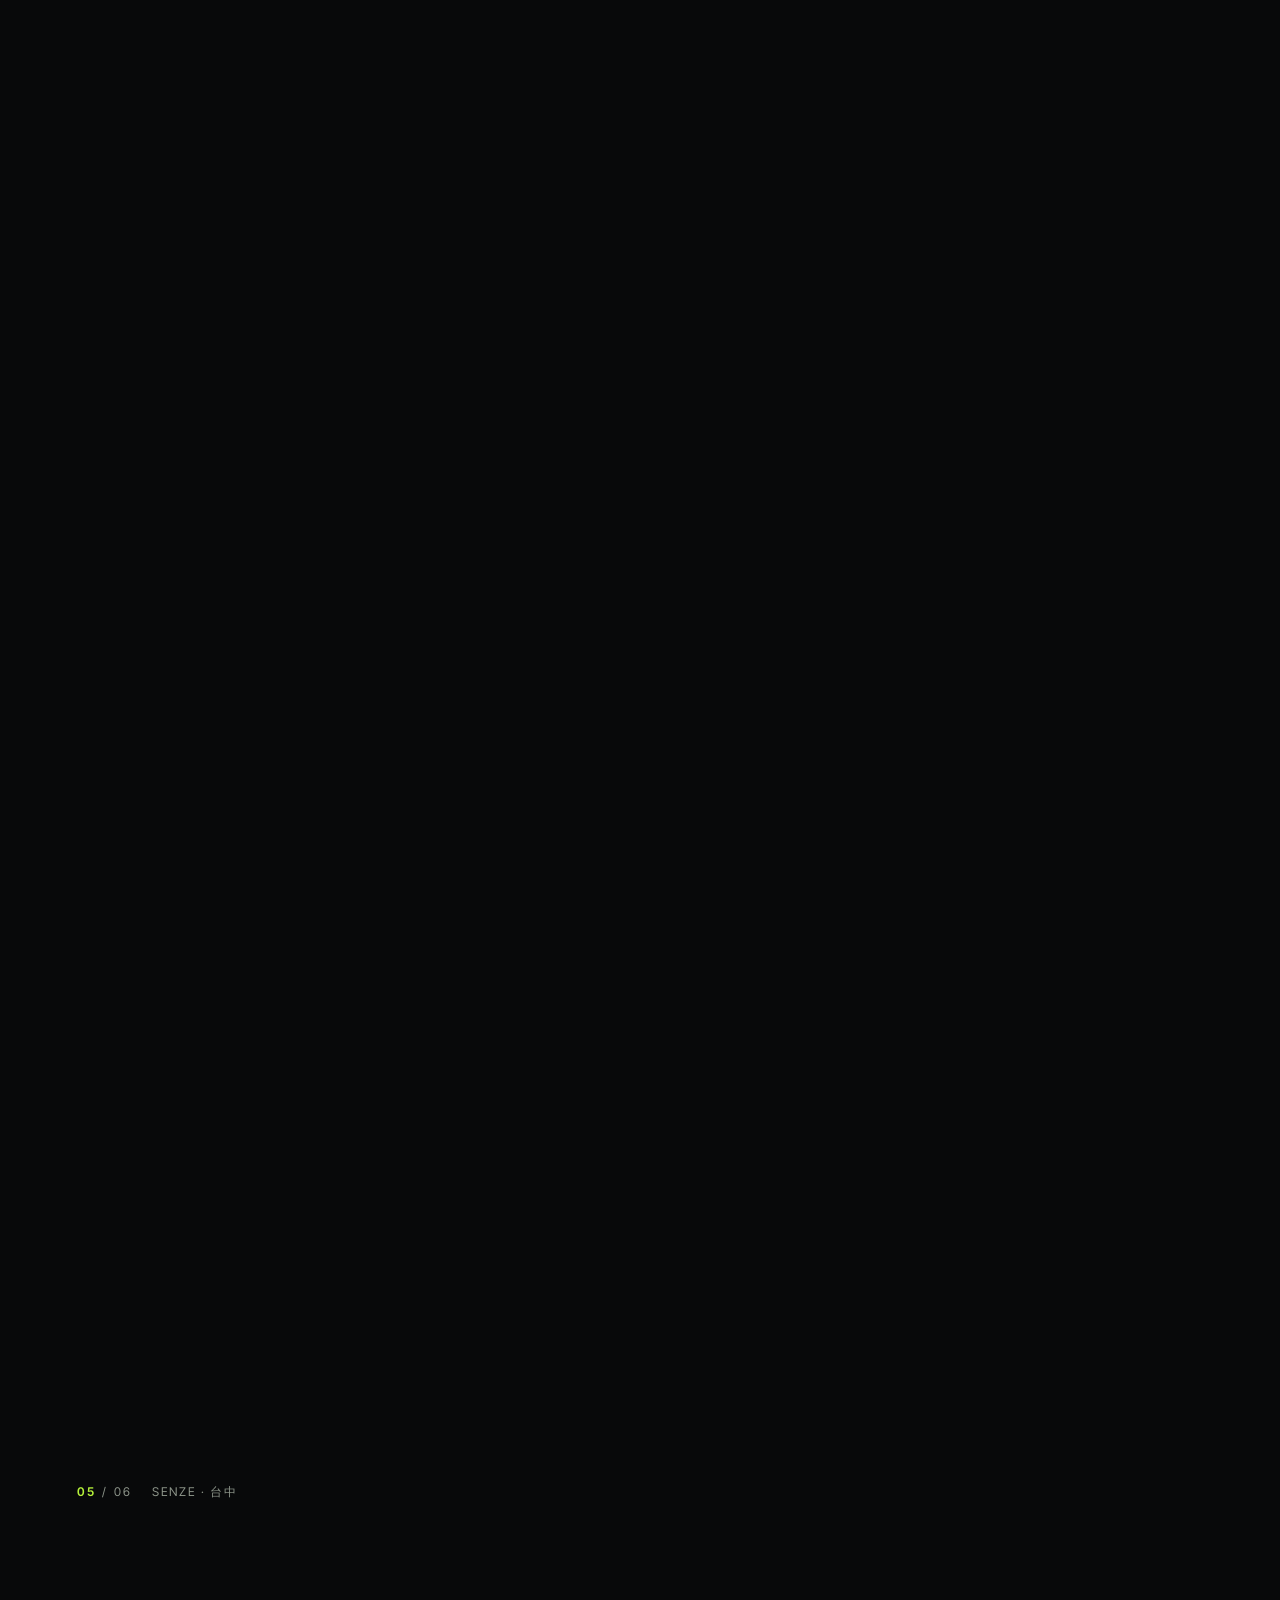
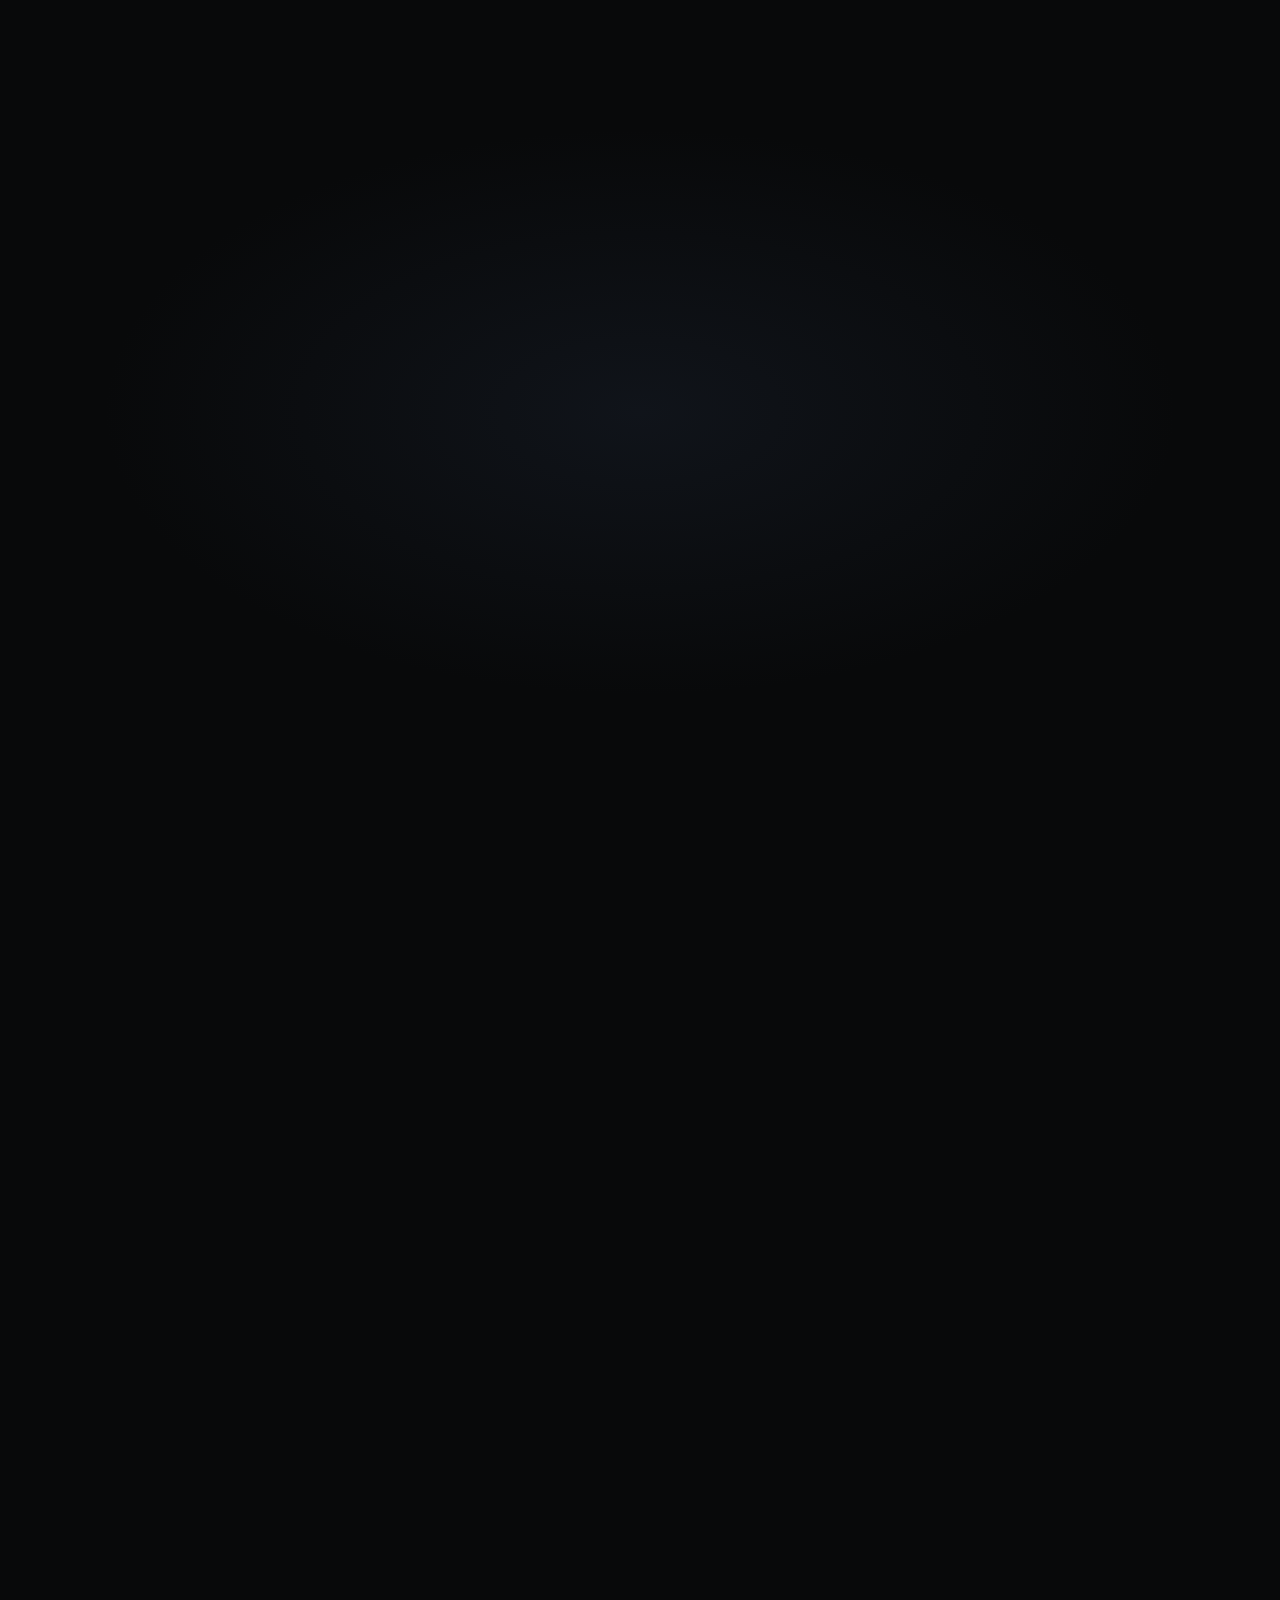
<file: cinema/index.html>
<!doctype html>
<html lang="zh-Hant-TW" class="is-locked">
<head>
<meta charset="utf-8">
<meta name="viewport" content="width=device-width, initial-scale=1, viewport-fit=cover">
<script>(function(){var w=Math.min(innerWidth,screen.width||innerWidth),c=matchMedia('(pointer:coarse)').matches&&matchMedia('(orientation:portrait)').matches;if(w<768||c){location.replace('../');return}var b=location.href.replace(/[?#].*$/,'').replace(/[^\/]*$/,'');document.write('<base href="'+b+'">');try{history.replaceState(null,'',b.replace(/cinema\/$/,'')+location.hash)}catch(e){}})();</script>
<title>棠序問策｜網站作品集 2026 — Websites We Built</title>
<meta name="description" content="棠序問策 新世代 AI 品牌科技｜網站作品集">
<link rel="stylesheet" href="assets/intro.css">
<link rel="stylesheet" href="assets/cinema.css">
</head>
<body>
<div class="grain" aria-hidden="true"></div>
<main id="app">

  <!-- Opener -->
  <section class="opener" id="opener">
    <header class="top">
      <a class="brand" href="https://tangxuai.org/" target="_blank" rel="noopener"><span class="dot"></span>棠序問策</a>
      <span class="top-mid">Selected Works <em>·</em> 2026</span>
      <a class="cta" href="https://tangxuai.org/contact-us/" target="_blank" rel="noopener">預約諮詢</a>
    </header>
    <div class="op-inner">
      <p class="eyebrow"><span class="rule"></span>Websites We Built</p>
      <h1 class="op-title"><span class="ln"><span>每一個網站，</span></span><span class="ln"><span>都是品牌的<b>第一現場</b>。</span></span></h1>
      <p class="op-en"><i>Six sites, six ways in.</i></p>
    </div>
    <div class="cue"><span>Scroll</span><i></i></div>
  </section>

  <!-- 01 一姐好狂 : laptop + phone, text left -->
  <section class="case c-quiet q-crazy" id="crazyos">
    <div class="pin">
      <div class="c-text">
        <p class="c-idx"><b>01</b><span>/ 06</span><span class="c-cat">電商購物 · 直播帶貨</span></p>
        <h2 class="c-title"><span class="mask"><span>一姐好狂</span></span></h2>
        <p class="c-url"><span class="mask"><span>crazyos1919.com</span></span></p>
        <p class="c-line"><span class="mask"><span>把直播間的熱度，留在官網。</span></span></p>
        <p class="c-line"><span class="mask"><span>主持人形象為首屏，商城一路延伸到結帳。</span></span></p>
      </div>
      <div class="devices">
        <div class="laptop">
          <div class="lid"><div class="screen"><img class="long" src="assets/img/crazyos_d_long.webp" alt="一姐好狂 官網（桌機）" decoding="async"></div></div>
          <div class="base"><i></i></div>
        </div>
        <div class="phone">
          <div class="ph-screen"><img class="long" src="assets/img/crazyos_m_long.webp" alt="一姐好狂 官網（手機）" decoding="async"></div>
          <i class="island"></i>
        </div>
      </div>
    </div>
  </section>

  <!-- 02 UltraSelect : phone-first, two staggered phones, text right -->
  <section class="case c-quiet q-ultra" id="ultra">
    <div class="pin">
      <div class="u-glow" aria-hidden="true"></div>
      <div class="u-phones">
        <div class="phone big"><div class="ph-screen"><img class="long" src="assets/img/ultra_m_long.webp" alt="UltraSelect 官網（手機）" decoding="async"></div><i class="island"></i></div>
        <div class="phone small"><div class="ph-screen"><img class="long" src="assets/img/ultra_m_long.webp" alt="" decoding="async"></div><i class="island"></i></div>
      </div>
      <div class="c-text">
        <p class="c-idx"><b>02</b><span>/ 06</span><span class="c-cat">電商購物 · 跨品類選物</span></p>
        <h2 class="c-title"><span class="mask"><span>UltraSelect</span></span></h2>
        <p class="c-url"><span class="mask"><span>ultraselect.org</span></span></p>
        <p class="c-line"><span class="mask"><span>節慶檔期、品牌牆與精選商品，</span></span></p>
        <p class="c-line"><span class="mask"><span>在手機上一指滑完。</span></span></p>
      </div>
    </div>
  </section>

  <!-- 03 FUZZY SELECT : wide browser window, dark hero -->
  <section class="case c-quiet q-fuzzy" id="fuzzy">
    <div class="pin">
      <div class="c-text">
        <p class="c-idx"><b>03</b><span>/ 06</span><span class="c-cat">電商購物 · 逢甲潮流選貨</span></p>
        <h2 class="c-title"><span class="mask"><span>FUZZY SELECT</span></span></h2>
        <p class="c-line"><span class="mask"><span>全幅形象主視覺，街頭調性一進站就到位。</span></span></p>
      </div>
      <p class="f-url"><span class="mask"><span>fuzzyselect.shop</span></span></p>
      <div class="browser">
        <div class="bar"><i></i><i></i><i></i><span>fuzzyselect.shop</span></div>
        <div class="viewport"><img class="long" src="assets/img/fuzzy_d_long.webp" alt="FUZZY SELECT 官網" decoding="async"></div>
      </div>
    </div>
  </section>

  <!-- 04 MORÉA : centred, phone flanked by floating panels -->
  <section class="case c-quiet q-morea" id="morea">
    <div class="pin">
      <div class="m-glow" aria-hidden="true"></div>
      <div class="m-head">
        <p class="c-idx"><b>04</b><span>/ 06</span><span class="c-cat">美容保養 · 健康美容品牌</span></p>
        <h2 class="m-title"><span class="mask"><span>MORÉA</span></span></h2>
      </div>
      <figure class="panel p-l"><img src="assets/img/morea_d_a.webp" alt="MORÉA 官網首屏" decoding="async"></figure>
      <figure class="panel p-r"><img src="assets/img/morea_d_b.webp" alt="MORÉA 嚴選推薦" decoding="async"></figure>
      <div class="phone mid"><div class="ph-screen"><img class="long" src="assets/img/morea_m_long.webp" alt="MORÉA 官網（手機）" decoding="async"></div><i class="island"></i></div>
      <div class="m-foot">
        <p class="c-url"><span class="mask"><span>morea.beauty</span></span></p>
        <p class="c-line"><span class="mask"><span>奶茶粉的柔和色系，說出「純淨．天然．平衡」。</span></span></p>
      </div>
    </div>
  </section>

  <!-- Interlude -->
  <section class="interlude" id="i1">
    <p class="il-eyebrow"><span class="rule"></span>下一站 · Next</p>
    <h3 class="il-line"><span class="mask"><span>台中，</span></span><span class="mask"><span>夜色裡的車廠。</span></span></h3>
    <p class="il-en"><span class="mask"><span><i>where engines wake up.</i></span></span></p>
  </section>

  <!-- 02 SENZE : headlights + light sweep -->
  <section class="case c-senze" id="senze">
    <div class="pin">
      <div class="night" aria-hidden="true"></div>
      <figure class="site">
        <picture><source media="(max-width: 767px)" srcset="assets/img/senze_m.webp"><img src="assets/img/senze_d.webp" alt="SENZE 森澤汽車修配廠 官網" decoding="async"></picture>
        <span class="expo" aria-hidden="true"></span>
      </figure>
      <figure class="spill" aria-hidden="true"><img src="assets/img/senze_d.webp" alt=""></figure>
      <canvas class="lights" aria-hidden="true"></canvas>
      <p class="corner"><b>05</b> / 06 <span>SENZE · 台中</span></p>
      <div class="c-text">
        <p class="c-idx"><b>05</b><span>/ 06</span><span class="c-cat">在地服務 · 汽車保養</span></p>
        <h2 class="c-title"><span class="mask"><span>SENZE</span></span><span class="mask sub"><span>森澤汽車修配廠</span></span></h2>
        <p class="c-url"><span class="mask"><span>senze.autos</span></span></p>
        <p class="c-line"><span class="mask"><span>深色質感與跑車主視覺，</span></span></p>
        <p class="c-line"><span class="mask"><span>一眼建立專業形象。</span></span></p>
      </div>
    </div>
  </section>

  <!-- 03 Tiao : ocean wave -->
  <section class="case c-tiao" id="tiao">
    <div class="pin">
      <div class="il-in">
        <p class="il-eyebrow"><span class="rule"></span>下一站 · Next</p>
        <h3 class="il-line"><span class="mask"><span>下一站，</span></span><span class="mask"><span>普吉島。</span></span></h3>
        <p class="il-en"><span class="mask"><span><i>the Andaman Sea is calling.</i></span></span></p>
      </div>
      <figure class="site">
        <picture><source media="(max-width: 767px)" srcset="assets/img/tiao_m.webp"><img src="assets/img/tiao_d.webp" alt="Tiao Phuket 官網" decoding="async"></picture>
        <span class="sheen" aria-hidden="true"></span>
      </figure>
      <canvas class="sea" aria-hidden="true"></canvas>
      <div class="c-text">
        <p class="c-idx"><b>06</b><span>/ 06</span><span class="c-cat">旅遊觀光 · 泰國普吉島</span></p>
        <h2 class="c-title"><span class="mask"><span>Tiao Phuket</span></span></h2>
        <p class="c-url"><span class="mask"><span>thailandtravel.life</span></span></p>
        <p class="c-line"><span class="mask"><span>全幅海島風景作主視覺，</span></span></p>
        <p class="c-line"><span class="mask"><span>行程、住宿與導遊一站看完。</span></span></p>
      </div>
    </div>
  </section>

  <!-- Capabilities -->
  <section class="caps" id="caps">
    <p class="eyebrow"><span class="rule"></span>Built in</p>
    <h2 class="caps-title"><span class="mask"><span>每個網站都內建的能力</span></span></h2>
    <div class="caps-grid">
      <article class="cap"><svg viewBox="0 0 32 32"><rect x="9" y="3" width="14" height="26" rx="3"/><path d="M14 25h4"/></svg><h3>手機版優先</h3><p>依手機瀏覽動線設計，選單、按鈕與結帳流程單手就好操作；桌機、平板自動適配。</p></article>
      <article class="cap"><svg viewBox="0 0 32 32"><rect x="3" y="6" width="26" height="20" rx="2"/><path d="M3 11h26M12 22l2-5 6-6 3 3-6 6z"/></svg><h3>後台自行更新</h3><p>文字、圖片、商品與活動頁都能自行修改上架；常用區塊模組化，改版不必整站重做。</p></article>
      <article class="cap"><svg viewBox="0 0 32 32"><path d="M4 6h24v15H14l-6 5v-5H4z"/><path d="M11 13.5h.01M16 13.5h.01M21 13.5h.01"/></svg><h3>Meta／LINE 串接</h3><p>串接 Meta 與 LINE 官方帳號：廣告與貼文導流到官網、一鍵加好友，訂單與預約即時通知。</p></article>
      <article class="cap"><svg viewBox="0 0 32 32"><circle cx="13" cy="13" r="8"/><path d="M19 19l9 9M9.5 13l2.5 2.5 4.5-5"/></svg><h3>SEO／GEO 優化</h3><p>結構化資料、FAQ 與 Google 商家設定，讓 AI 搜尋找得到你，並以 GSC／GA4 追蹤。</p></article>
      <article class="cap"><svg viewBox="0 0 32 32"><path d="M14 4l2.5 7.5L24 14l-7.5 2.5L14 24l-2.5-7.5L4 14l7.5-2.5zM25 3v6M22 6h6"/></svg><h3>AI 商品文案</h3><p>商品批次導入，AI 產出標題、賣點與說明初稿，經人工審核後再上架。</p></article>
      <article class="cap"><svg viewBox="0 0 32 32"><rect x="3" y="4" width="8" height="7" rx="1"/><rect x="21" y="4" width="8" height="7" rx="1"/><rect x="12" y="21" width="8" height="7" rx="1"/><path d="M7 11v4h18v-4M16 15v6"/></svg><h3>流程自動化</h3><p>表單、訂單與名單自動整理；LINE／WhatsApp AI 回覆 FAQ，複雜問題轉人工。</p></article>
    </div>
    <div class="flow">
      <p class="flow-h"><b>流量承接流程</b><span>FLOW</span><em>每一步由哪項內建能力驅動</em></p>
      <ol>
        <li><small>STEP 01</small><strong>廣告／社群曝光</strong><span>Meta／LINE 串接</span></li>
        <li><small>STEP 02</small><strong>官網承接</strong><span>手機版優先</span><span>SEO／GEO</span></li>
        <li><small>STEP 03</small><strong>LINE／WhatsApp AI 回覆</strong><span>流程自動化</span></li>
        <li><small>STEP 04</small><strong>下單／預約</strong><span>後台自行更新</span><span>AI 商品文案</span></li>
        <li class="last"><small>STEP 05</small><strong>數據累積</strong><span>SEO／GEO</span><span>流程自動化</span></li>
      </ol>
    </div>
  </section>

  <!-- CTA -->
  <section class="cta-sec" id="cta">
    <div class="cta-text">
      <p class="eyebrow lime">Let's build</p>
      <h2 class="cta-title"><span class="mask"><span>讓你的官網，</span></span><span class="mask"><span>開始替你工作。</span></span></h2>
      <p class="cta-sub">預約一次諮詢，從建置開始。</p>
      <a class="cta-btn" href="https://tangxuai.org/contact-us/" target="_blank" rel="noopener">LINE 洽詢／預約諮詢</a>
      <dl class="cta-info">
        <div><dt>官網</dt><dd><a href="https://tangxuai.org/" target="_blank" rel="noopener">https://tangxuai.org/</a></dd></div>
        <div><dt>聯絡頁</dt><dd><a href="https://tangxuai.org/contact-us/" target="_blank" rel="noopener">tangxuai.org/contact-us/</a>（加入官方 LINE 或填寫表單）</dd></div>
        <div><dt>地址</dt><dd>台中市西區台灣大道二段2號5樓-1</dd></div>
      </dl>
    </div>
    <div class="cta-phone"><div class="phone tilt"><div class="ph-screen"><img src="assets/img/tangxu_m.webp" alt="棠序問策 官網（手機）" decoding="async"></div><i class="island"></i></div></div>
    <footer class="foot"><span>© 2026 棠序問策股份有限公司</span><a href="https://tangxuai.org/" target="_blank" rel="noopener">tangxuai.org</a></footer>
  </section>
</main>

<script src="assets/intro.js"></script>
<script src="assets/js/gsap.min.js"></script>
<script src="assets/js/ScrollTrigger.min.js"></script>
<script src="assets/js/lenis.min.js"></script>
<script src="assets/cinema.js"></script>
</body>
</html>
</file>
<file: assets/flipbook.css>
:root{--lime:#B6F23A;--bg:#0b0d0c;--line:rgba(182,242,58,.10);--text:#e8ece6;--bar:56px}
*{box-sizing:border-box;margin:0;padding:0}
html,body{height:100%;background:var(--bg);color:var(--text);font-family:"Noto Sans TC","PingFang TC","Microsoft JhengHei","Heiti TC",system-ui,sans-serif;-webkit-font-smoothing:antialiased}
body.desk{overflow:hidden}
[hidden]{display:none!important}
.bg-grid{position:fixed;inset:0;pointer-events:none;z-index:0;
  background:radial-gradient(60% 55% at 50% 50%,rgba(182,242,58,.07),transparent 70%),
   linear-gradient(var(--line) 1px,transparent 1px) 0 0/64px 64px,
   linear-gradient(90deg,var(--line) 1px,transparent 1px) 0 0/64px 64px;
  -webkit-mask-image:radial-gradient(85% 75% at 50% 50%,#000 35%,transparent 100%);mask-image:radial-gradient(85% 75% at 50% 50%,#000 35%,transparent 100%)}
.brand{position:fixed;top:14px;left:18px;z-index:20;color:#fff;text-decoration:none;font-weight:800;letter-spacing:.05em;display:flex;align-items:center;gap:8px;font-size:14px;opacity:.9}
.dot{width:8px;height:8px;border-radius:50%;background:var(--lime);box-shadow:0 0 10px var(--lime)}
.cta{position:fixed;top:10px;right:14px;z-index:20;color:#0b0d0c;background:var(--lime);text-decoration:none;font-weight:800;font-size:13px;padding:8px 16px;border-radius:999px;box-shadow:0 0 16px rgba(182,242,58,.35)}
.cta:hover{filter:brightness(1.06)}
/* desktop stage */
.stage{position:fixed;left:0;right:0;top:0;bottom:var(--bar);display:flex;align-items:center;justify-content:center;z-index:1}
.book-shift{transition:transform .6s cubic-bezier(.3,.7,.2,1)}
.page{background:#0e100f;overflow:hidden;box-shadow:0 20px 50px rgba(0,0,0,.55)}
.page img{display:block;width:100%;height:100%;object-fit:cover;image-rendering:auto;user-select:none;-webkit-user-drag:none;pointer-events:none}
.controls{position:fixed;left:50%;bottom:8px;transform:translateX(-50%);z-index:10;height:42px;display:flex;align-items:center;gap:6px;padding:0 8px;border-radius:999px;background:rgba(18,21,20,.82);border:1px solid rgba(182,242,58,.22);backdrop-filter:blur(8px);-webkit-backdrop-filter:blur(8px)}
.btn{width:32px;height:32px;border-radius:50%;border:1.5px solid var(--lime);background:transparent;color:var(--lime);cursor:pointer;display:grid;place-items:center;transition:background .2s,color .2s}
.btn svg{width:16px;height:16px;fill:none;stroke:currentColor;stroke-width:2.2;stroke-linecap:round;stroke-linejoin:round}
.btn:hover:not(:disabled){background:var(--lime);color:#0b0d0c}
.btn:disabled{opacity:.3;cursor:default}
.btn.ghost{border-color:transparent}
.btn.ghost.on{border-color:var(--lime)}
.sep{width:1px;height:20px;background:rgba(182,242,58,.25);margin:0 2px}
.counter{min-width:78px;text-align:center;font-weight:800;font-variant-numeric:tabular-nums;letter-spacing:.06em;color:var(--lime);font-size:14px}
.counter i{font-style:normal;color:#5d6658;margin:0 5px}
.counter #total{color:#8b9486}
.hint{position:fixed;left:50%;bottom:62px;transform:translateX(-50%);z-index:10;padding:8px 16px;border-radius:999px;background:rgba(10,12,11,.85);border:1px solid rgba(182,242,58,.3);color:#cfd6ca;font-size:13px;letter-spacing:.05em;opacity:0;pointer-events:none;transition:opacity .6s}
.hint.show{opacity:1}
/* mobile scroll */
.scroll{position:relative;z-index:1;padding:58px 0 24px;display:flex;flex-direction:column;gap:10px}
.mpage{position:relative;width:100%;aspect-ratio:16/9;background:#121514;cursor:zoom-in;-webkit-tap-highlight-color:transparent}
.mpage img{display:block;width:100%;height:100%;object-fit:cover}
.mpage .num{position:absolute;right:8px;bottom:6px;font-size:10px;font-weight:800;letter-spacing:.08em;color:var(--lime);background:rgba(11,13,12,.7);padding:2px 7px;border-radius:999px}
.mfoot{text-align:center;padding:18px 0 8px}
.mfoot a{color:var(--lime);font-weight:700;text-decoration:none;font-size:14px}
/* lightbox */
.lightbox{position:fixed;inset:0;z-index:50;background:#050606;touch-action:none}
.lb-stage{position:absolute;inset:0;display:flex;align-items:center;justify-content:center;overflow:hidden}
.lb-stage img{width:100%;height:auto;max-height:100%;object-fit:contain;transform-origin:0 0;user-select:none;-webkit-user-drag:none}
.lb-close{position:absolute;top:calc(12px + env(safe-area-inset-top));right:12px;width:40px;height:40px;border-radius:50%;border:1.5px solid var(--lime);background:rgba(11,13,12,.8);color:var(--lime);font-size:18px;font-weight:700;cursor:pointer}
.lb-num{position:absolute;top:calc(24px + env(safe-area-inset-top));left:16px;color:var(--lime);font-weight:800;font-size:13px;letter-spacing:.08em}
.lb-tip{position:absolute;top:calc(20px + env(safe-area-inset-top));left:50%;transform:translateX(-50%);color:#aab3a5;font-size:12px;background:rgba(20,23,22,.85);padding:6px 12px;border-radius:999px;transition:opacity .6s}

/* mobile single-page flip */
body.mflip{overflow:hidden;height:100%;overscroll-behavior:none}
.mstage{position:fixed;left:0;right:0;top:52px;bottom:calc(64px + env(safe-area-inset-bottom));display:flex;align-items:center;justify-content:center;z-index:1;touch-action:none}
.mshift{position:relative}
.page.mp{background:#111214;border-radius:6px}
body.mflip .controls{bottom:calc(10px + env(safe-area-inset-bottom))}
body.mflip #mode,body.mflip #fs,body.mflip .sep{display:none}
.mtip{position:absolute;left:50%;bottom:10px;transform:translateX(-50%);padding:7px 14px;border-radius:999px;background:rgba(10,12,11,.85);border:1px solid rgba(182,242,58,.3);color:#cfd6ca;font-size:12px;letter-spacing:.04em;white-space:nowrap;pointer-events:none;opacity:0;transition:opacity .6s}
.mtip.show{opacity:1}
</file>
<file: assets/intro.css>
.intro{position:fixed;inset:0;z-index:100;background:#0b0d0c;overflow:hidden;transition:opacity calc(.55s * var(--rate,1)) ease;font-family:"Inter","SF Pro Display","Segoe UI",system-ui,"Noto Sans TC","PingFang TC",sans-serif}
.intro.out{opacity:0;pointer-events:none}
.intro .ig{position:absolute;inset:0;pointer-events:none;
  background:radial-gradient(45% 40% at 50% 42%,rgba(182,242,58,.16),transparent 70%),
   linear-gradient(rgba(182,242,58,.09) 1px,transparent 1px) 0 0/64px 64px,
   linear-gradient(90deg,rgba(182,242,58,.09) 1px,transparent 1px) 0 0/64px 64px;
  -webkit-mask-image:radial-gradient(80% 75% at 50% 45%,#000 30%,transparent 100%);mask-image:radial-gradient(80% 75% at 50% 45%,#000 30%,transparent 100%)}
.i-skip{position:absolute;top:16px;right:20px;z-index:3;color:#9aa394;font-size:13px;letter-spacing:.12em;text-transform:uppercase;text-decoration:none;background:none;border:0;cursor:pointer;padding:6px 4px}
.i-skip:hover{color:#B6F23A}
.i-scene{position:absolute;left:0;right:0;top:0;height:72%;perspective:1500px;perspective-origin:50% 38%}
.i-wheel{position:absolute;left:50%;top:50%;width:0;height:0;transform-style:preserve-3d}
.i-card{position:absolute;left:calc(var(--w)/-2);top:calc(var(--h)/-2);width:var(--w);height:var(--h);transform-style:preserve-3d;cursor:pointer;backface-visibility:visible}
.i-face{position:absolute;inset:0;border-radius:12px;overflow:hidden;backface-visibility:hidden;-webkit-backface-visibility:hidden}
.i-front{background:#111 center/cover no-repeat;box-shadow:0 18px 40px rgba(0,0,0,.55),0 0 0 1px rgba(182,242,58,.35)}
.i-front span{position:absolute;left:0;right:0;bottom:0;padding:18px 12px 8px;font-size:11px;font-weight:700;letter-spacing:.14em;color:#B6F23A;background:linear-gradient(transparent,rgba(8,10,9,.88))}
.i-back{transform:rotateY(180deg);background:
   radial-gradient(circle at 50% 50%,rgba(182,242,58,.18),transparent 60%),
   repeating-linear-gradient(45deg,rgba(182,242,58,.08) 0 2px,transparent 2px 12px),#121614;
  box-shadow:0 18px 40px rgba(0,0,0,.55),inset 0 0 0 1.5px rgba(182,242,58,.55);display:grid;place-items:center}
.i-back b{font-weight:900;font-size:calc(var(--h)*.2);letter-spacing:.08em;color:#B6F23A;text-shadow:0 0 18px rgba(182,242,58,.6)}
.i-copy{position:absolute;left:0;right:0;top:70%;text-align:center;opacity:0;transform:translateY(16px);transition:opacity calc(.7s * var(--rate,1)) ease,transform calc(.7s * var(--rate,1)) cubic-bezier(.2,.8,.2,1)}
.i-copy.show{opacity:1;transform:none}
.i-copy h1{color:#fff;font-weight:800;font-size:clamp(30px,4.6vw,64px);letter-spacing:-.02em;line-height:1.05}
.i-copy p{margin-top:10px;color:#B6F23A;font-size:13px;font-weight:700;letter-spacing:.32em}
.i-open{margin-top:22px;border:0;cursor:pointer;background:#B6F23A;color:#0b0d0c;font:inherit;font-weight:800;font-size:15px;letter-spacing:.04em;padding:13px 28px;border-radius:999px;box-shadow:0 0 28px rgba(182,242,58,.45);transition:transform .2s,box-shadow .2s}
.i-open:hover{transform:translateY(-2px);box-shadow:0 0 40px rgba(182,242,58,.65)}
.i-open:focus-visible,.i-skip:focus-visible{outline:2px solid #fff;outline-offset:3px}
@media (max-width:767px),(orientation:portrait) and (pointer:coarse){.i-scene{top:7%;height:56%;perspective:800px;perspective-origin:50% 42%}.i-face{border-radius:14px}.i-front{background-position:center top;box-shadow:0 14px 30px rgba(0,0,0,.6),0 0 0 1.5px rgba(182,242,58,.45)}.i-front span{font-size:7.5px;letter-spacing:.06em;padding:14px 6px 7px;white-space:nowrap;overflow:hidden;text-overflow:clip;text-align:center}.i-back b{font-size:calc(var(--w)*.3)}.i-copy{top:61%}.i-copy p{font-size:11px;letter-spacing:.26em}}
</file>
<file: cinema/assets/intro.css>
.intro{position:fixed;inset:0;z-index:100;background:#0b0d0c;overflow:hidden;transition:opacity calc(.55s * var(--rate,1)) ease;font-family:"Inter","SF Pro Display","Segoe UI",system-ui,"Noto Sans TC","PingFang TC",sans-serif}
.intro.out{opacity:0;pointer-events:none}
.intro .ig{position:absolute;inset:0;pointer-events:none;
  background:radial-gradient(45% 40% at 50% 42%,rgba(182,242,58,.16),transparent 70%),
   linear-gradient(rgba(182,242,58,.09) 1px,transparent 1px) 0 0/64px 64px,
   linear-gradient(90deg,rgba(182,242,58,.09) 1px,transparent 1px) 0 0/64px 64px;
  -webkit-mask-image:radial-gradient(80% 75% at 50% 45%,#000 30%,transparent 100%);mask-image:radial-gradient(80% 75% at 50% 45%,#000 30%,transparent 100%)}
.i-skip{position:absolute;top:16px;right:20px;z-index:3;color:#9aa394;font-size:13px;letter-spacing:.12em;text-transform:uppercase;text-decoration:none;background:none;border:0;cursor:pointer;padding:6px 4px}
.i-skip:hover{color:#B6F23A}
.i-scene{position:absolute;left:0;right:0;top:0;height:72%;perspective:1500px;perspective-origin:50% 38%}
.i-wheel{position:absolute;left:50%;top:50%;width:0;height:0;transform-style:preserve-3d}
.i-card{position:absolute;left:calc(var(--w)/-2);top:calc(var(--h)/-2);width:var(--w);height:var(--h);transform-style:preserve-3d;cursor:pointer;backface-visibility:visible}
.i-face{position:absolute;inset:0;border-radius:12px;overflow:hidden;backface-visibility:hidden;-webkit-backface-visibility:hidden}
.i-front{background:#111 center/cover no-repeat;box-shadow:0 18px 40px rgba(0,0,0,.55),0 0 0 1px rgba(182,242,58,.35)}
.i-front span{position:absolute;left:0;right:0;bottom:0;padding:18px 12px 8px;font-size:11px;font-weight:700;letter-spacing:.14em;color:#B6F23A;background:linear-gradient(transparent,rgba(8,10,9,.88))}
.i-back{transform:rotateY(180deg);background:
   radial-gradient(circle at 50% 50%,rgba(182,242,58,.18),transparent 60%),
   repeating-linear-gradient(45deg,rgba(182,242,58,.08) 0 2px,transparent 2px 12px),#121614;
  box-shadow:0 18px 40px rgba(0,0,0,.55),inset 0 0 0 1.5px rgba(182,242,58,.55);display:grid;place-items:center}
.i-back b{font-weight:900;font-size:calc(var(--h)*.2);letter-spacing:.08em;color:#B6F23A;text-shadow:0 0 18px rgba(182,242,58,.6)}
.i-copy{position:absolute;left:0;right:0;top:70%;text-align:center;opacity:0;transform:translateY(16px);transition:opacity calc(.7s * var(--rate,1)) ease,transform calc(.7s * var(--rate,1)) cubic-bezier(.2,.8,.2,1)}
.i-copy.show{opacity:1;transform:none}
.i-copy h1{color:#fff;font-weight:800;font-size:clamp(30px,4.6vw,64px);letter-spacing:-.02em;line-height:1.05}
.i-copy p{margin-top:10px;color:#B6F23A;font-size:13px;font-weight:700;letter-spacing:.32em}
.i-open{margin-top:22px;border:0;cursor:pointer;background:#B6F23A;color:#0b0d0c;font:inherit;font-weight:800;font-size:15px;letter-spacing:.04em;padding:13px 28px;border-radius:999px;box-shadow:0 0 28px rgba(182,242,58,.45);transition:transform .2s,box-shadow .2s}
.i-open:hover{transform:translateY(-2px);box-shadow:0 0 40px rgba(182,242,58,.65)}
.i-open:focus-visible,.i-skip:focus-visible{outline:2px solid #fff;outline-offset:3px}
@media (max-width:767px),(orientation:portrait) and (pointer:coarse){.i-scene{top:7%;height:56%;perspective:800px;perspective-origin:50% 42%}.i-face{border-radius:14px}.i-front{background-position:center top;box-shadow:0 14px 30px rgba(0,0,0,.6),0 0 0 1.5px rgba(182,242,58,.45)}.i-front span{font-size:7.5px;letter-spacing:.06em;padding:14px 6px 7px;white-space:nowrap;overflow:hidden;text-overflow:clip;text-align:center}.i-back b{font-size:calc(var(--w)*.3)}.i-copy{top:61%}.i-copy p{font-size:11px;letter-spacing:.26em}}
</file>
<file: cinema/assets/cinema.css>
@font-face{font-family:"Noto Sans TC";src:url(fonts/NotoSansTC-sub.woff2) format("woff2");font-weight:100 900;font-display:swap}
@font-face{font-family:"Noto Serif TC";src:url(fonts/NotoSerifTC-sub.woff2) format("woff2");font-weight:400;font-display:swap}
@font-face{font-family:"Instrument Serif";src:local("Instrument Serif"),url(fonts/InstrumentSerif-Regular.ttf) format("truetype");font-style:normal;font-display:swap}
@font-face{font-family:"Instrument Serif";src:local("Instrument Serif Italic"),url(fonts/InstrumentSerif-Italic.ttf) format("truetype");font-style:italic;font-display:swap}
@font-face{font-family:"Inter Tight";src:url(fonts/InterTight-VariableFont_wght.ttf) format("truetype");font-weight:100 900;font-display:swap}
:root{--lime:#B6F23A;--bg:#08090a;--ink:#eef1ea;--mute:#8d958a;--line:rgba(238,241,234,.12);
  --sans:"Noto Sans TC","Noto Sans CJK TC","PingFang TC","Microsoft JhengHei",system-ui,sans-serif;
  --serif-tc:"Noto Serif TC","Noto Serif CJK TC","Songti TC",serif;
  --display:"Instrument Serif","Times New Roman",serif;--ui:"Inter Tight","Inter",system-ui,sans-serif;
  --pad:clamp(20px,6vw,96px)}
*{box-sizing:border-box;margin:0;padding:0}
html{background:var(--bg);color:var(--ink);-webkit-font-smoothing:antialiased;text-rendering:optimizeLegibility}
html.is-locked,html.is-locked body{overflow:hidden;height:100%}
body{font-family:var(--sans);background:var(--bg)}
html.lenis,html.lenis body{height:auto}
.lenis.lenis-smooth{scroll-behavior:auto!important}
img{display:block;max-width:none}
a{color:inherit;text-decoration:none}

/* film grain, very low */
.grain{position:fixed;inset:-50%;z-index:60;pointer-events:none;opacity:.055;background-size:180px 180px;mix-blend-mode:overlay}

.mask{display:inline-block;overflow:hidden;vertical-align:top;padding-bottom:.06em;margin-bottom:-.06em}
.mask>span{display:inline-block;will-change:transform}
.rule{display:inline-block;width:28px;height:1px;background:var(--lime);vertical-align:middle;margin-right:12px;opacity:.9}
.eyebrow,.il-eyebrow{font-family:var(--ui);font-size:12px;font-weight:600;letter-spacing:.32em;text-transform:uppercase;color:var(--mute)}

/* ---------- opener ---------- */
.opener{position:relative;height:100vh;height:100svh;display:flex;flex-direction:column;justify-content:center;padding:0 var(--pad);overflow:hidden}
.opener::before{content:"";position:absolute;inset:0;pointer-events:none;
  background:linear-gradient(rgba(238,241,234,.045) 1px,transparent 1px) 0 0/96px 96px,linear-gradient(90deg,rgba(238,241,234,.045) 1px,transparent 1px) 0 0/96px 96px;
  -webkit-mask-image:radial-gradient(70% 60% at 30% 50%,#000,transparent);mask-image:radial-gradient(70% 60% at 30% 50%,#000,transparent)}
.top{position:absolute;left:var(--pad);right:var(--pad);top:26px;display:flex;align-items:center;justify-content:space-between;z-index:3}
.brand{display:flex;align-items:center;gap:10px;font-weight:700;letter-spacing:.08em;font-size:14px}
.dot{width:7px;height:7px;border-radius:50%;background:var(--lime);box-shadow:0 0 12px rgba(182,242,58,.8)}
.top-mid{font-family:var(--ui);font-size:12px;letter-spacing:.28em;text-transform:uppercase;color:var(--mute)}
.top-mid em{font-style:normal;color:var(--lime);margin:0 .4em}
.cta{font-size:13px;font-weight:700;letter-spacing:.06em;padding:9px 18px;border-radius:999px;border:1px solid rgba(182,242,58,.55);color:var(--lime)}
.op-inner{position:relative;z-index:2}
.op-title{margin-top:28px;font-family:var(--serif-tc);font-weight:400;font-size:clamp(40px,7.4vw,124px);line-height:1.12;letter-spacing:-.01em}
.op-title .ln{display:block;overflow:hidden;padding-bottom:.08em}
.op-title .ln>span{display:inline-block}
.op-title b{font-weight:400;color:var(--lime)}
.op-en{margin-top:26px;font-family:var(--display);font-size:clamp(20px,2vw,30px);color:var(--mute)}
.cue{position:absolute;left:var(--pad);bottom:34px;display:flex;align-items:center;gap:14px;font-family:var(--ui);font-size:11px;letter-spacing:.3em;text-transform:uppercase;color:var(--mute)}
.cue i{position:relative;width:64px;height:1px;background:var(--line);overflow:hidden}
.cue i::after{content:"";position:absolute;inset:0;background:var(--lime);transform:translateX(-100%);animation:cue 2.4s cubic-bezier(.65,0,.35,1) infinite}
@keyframes cue{60%,100%{transform:translateX(100%)}}

/* ---------- shared case ---------- */
.case{position:relative}
.pin{position:relative;height:100vh;height:100svh;overflow:hidden}
.c-idx{font-family:var(--ui);font-size:12px;letter-spacing:.2em;color:var(--mute);display:flex;gap:10px;align-items:baseline}
.c-idx b{color:var(--lime);font-weight:600}
.c-cat{margin-left:14px;letter-spacing:.14em}
.c-title{margin-top:22px;font-weight:500;font-size:clamp(46px,6vw,104px);line-height:1.04;letter-spacing:-.02em}
.c-title .sub{display:block;margin-top:10px;font-size:.36em;font-weight:400;letter-spacing:.04em;color:#cfd5cb}
.c-url{margin-top:16px;font-family:var(--display);font-style:italic;font-size:clamp(18px,1.6vw,24px);color:var(--mute)}
.c-line{text-wrap:pretty;word-break:keep-all;margin-top:14px;font-size:clamp(15px,1.15vw,18px);line-height:1.7;color:#c6ccc2;letter-spacing:.02em}
.c-url+.c-line{margin-top:34px}

/* ---------- 01 quiet ---------- */
.c-quiet .pin{display:flex;align-items:center}
.c-quiet .c-text{position:relative;z-index:2;width:34vw;padding-left:var(--pad)}
.devices{position:absolute;right:7.5vw;top:50%;width:min(56vw,880px);transform-origin:50% 55%;margin-top:calc(min(56vw,880px) * -.36)}
.laptop{position:relative;width:100%}
.lid{position:relative;padding:1.6% 1.6% 2.4%;border-radius:18px 18px 6px 6px;background:linear-gradient(180deg,#2a2c2e,#18191b);box-shadow:inset 0 0 0 1px rgba(255,255,255,.08),0 40px 90px rgba(0,0,0,.6)}
.screen{position:relative;aspect-ratio:16/10;overflow:hidden;border-radius:4px;background:#fff}
.screen .long,.ph-screen .long{width:100%;height:auto;will-change:transform}
.base{position:relative;height:0;padding-bottom:3.2%;margin:0 -6%;background:linear-gradient(180deg,#3a3c3f 0%,#1c1d1f 60%,#0e0f10 100%);border-radius:2px 2px 14px 14px/2px 2px 60% 60%;box-shadow:0 30px 50px rgba(0,0,0,.55)}
.base i{position:absolute;left:50%;top:0;width:15%;height:38%;transform:translateX(-50%);background:#0f1011;border-radius:0 0 8px 8px}
.phone{position:absolute;aspect-ratio:9/19.3;padding:2.2%;border-radius:15% / 7%;background:linear-gradient(160deg,#323436,#141516);box-shadow:inset 0 0 0 1px rgba(255,255,255,.1),0 30px 60px rgba(0,0,0,.65)}
.q-crazy .phone{right:-5%;bottom:-6%;width:22%}
.ph-screen{position:relative;width:100%;height:100%;overflow:hidden;border-radius:12% / 5.6%;background:#fff}
.island{position:absolute;left:50%;top:4.2%;width:30%;height:3.2%;transform:translateX(-50%);background:#050505;border-radius:99px}

/* ---------- interlude ---------- */
.interlude,.il-in{display:flex;flex-direction:column;justify-content:center;padding:0 var(--pad)}
.interlude{height:86vh}
.il-line{margin-top:26px;font-family:var(--serif-tc);font-weight:400;font-size:clamp(46px,8.6vw,148px);line-height:1.1;letter-spacing:-.01em}
.il-line .mask{display:block;width:max-content}
.il-en{margin-top:22px;font-family:var(--display);font-size:clamp(20px,2.1vw,32px);color:var(--mute)}

/* ---------- 02 senze ---------- */
.c-senze .pin{background:var(--bg)}
.night{position:absolute;inset:0;background:radial-gradient(60% 45% at 50% 62%,rgba(40,52,74,.25),transparent 70%)}
.site{position:absolute;inset:0;margin:0;overflow:hidden;transform-origin:50% 50%;will-change:transform;box-shadow:0 60px 120px rgba(0,0,0,.55),0 0 0 1px rgba(255,255,255,.06)}
.site img{width:100%;height:100%;object-fit:cover;object-position:50% 0}
.lights{position:absolute;inset:0;width:100%;height:100%;pointer-events:none}
.corner{position:absolute;left:var(--pad);top:30px;font-family:var(--ui);font-size:12px;letter-spacing:.2em;color:var(--mute);z-index:3}
.corner b{color:var(--lime);font-weight:600}
.corner span{margin-left:14px;letter-spacing:.14em}
.c-senze .c-text,.c-tiao .c-text{position:absolute;left:var(--pad);top:50%;transform:translateY(-50%);width:31vw;z-index:4}
.c-tiao .c-title{white-space:nowrap;font-size:clamp(44px,4.4vw,80px)}

/* ---------- 03 tiao ---------- */
.c-tiao .pin{background:var(--bg)}
.il-in{position:absolute;inset:0;z-index:2;background:var(--bg)}
.c-tiao .site{z-index:1}
.sheen{position:absolute;inset:0;pointer-events:none;opacity:0;background:linear-gradient(180deg,rgba(150,220,230,.18),rgba(20,60,80,.12) 60%,transparent)}
.sea{position:absolute;inset:0;width:100%;height:100%;z-index:3;pointer-events:none}

.outro{height:70vh;display:flex;flex-direction:column;justify-content:center;padding:0 var(--pad)}
.out-line{margin-top:22px;font-family:var(--serif-tc);font-size:clamp(34px,5vw,80px)}

@media (prefers-reduced-motion:reduce){.cue i::after{animation:none}}
.spill{position:absolute;inset:0;margin:0;opacity:0;pointer-events:none}
.spill img{width:100%;height:100%;object-fit:cover;object-position:50% 0;filter:brightness(.62) contrast(1.1) saturate(.6)}
.expo{position:absolute;inset:0;background:radial-gradient(80% 70% at 50% 55%,#f4f6ff,#c9d3e6);opacity:0;pointer-events:none}

/* ---------- 02 UltraSelect ---------- */
.q-ultra .pin{display:block}
.u-glow{position:absolute;left:8vw;top:6vh;width:52vw;height:88vh;background:radial-gradient(50% 50% at 50% 50%,rgba(20,97,143,.32),transparent 70%);pointer-events:none}
.u-phones{position:absolute;inset:0}
.q-ultra .phone{width:auto}
.q-ultra .phone.big{height:80vh;left:16vw;top:10vh}
.q-ultra .phone.small{height:62vh;left:38vw;top:26vh;opacity:.92}
.q-ultra .c-text{position:absolute;left:62vw;top:50%;transform:translateY(-50%);width:30vw;padding:0}
/* ---------- 03 FUZZY ---------- */
.q-fuzzy .pin{display:block}
.q-fuzzy .c-text{position:absolute;left:var(--pad);top:11vh;width:auto;padding:0;z-index:2}
.q-fuzzy .c-title{margin-top:14px}
.q-fuzzy .c-line{margin-top:12px}
.f-url{position:absolute;right:var(--pad);top:calc(11vh + 4px);font-family:var(--display);font-style:italic;font-size:24px;color:var(--mute)}
.browser{position:absolute;left:50%;top:40vh;width:72vw;margin-left:-36vw;border-radius:14px;overflow:hidden;background:#0d0e10;box-shadow:0 50px 120px rgba(0,0,0,.65),0 0 0 1px rgba(255,255,255,.08);transform-origin:50% 0;will-change:transform}
.browser .bar{height:38px;display:flex;align-items:center;gap:8px;padding:0 16px;background:#17181b;border-bottom:1px solid rgba(255,255,255,.06)}
.browser .bar i{width:10px;height:10px;border-radius:50%;background:#2c2e32}
.browser .bar span{margin-left:16px;flex:0 0 340px;height:22px;border-radius:6px;background:#0e0f11;color:#7d847a;font:500 11.5px/22px var(--ui);text-align:center;letter-spacing:.04em}
.browser .viewport{position:relative;aspect-ratio:16/10;overflow:hidden;background:#000}
.browser .viewport .long{width:100%;height:auto;will-change:transform}
/* ---------- 04 MORÉA ---------- */
.q-morea .pin{display:block}
.m-glow{position:absolute;left:50%;top:55%;width:90vw;height:90vh;transform:translate(-50%,-50%);background:radial-gradient(45% 45% at 50% 50%,rgba(167,130,126,.22),transparent 70%);pointer-events:none}
.m-head{position:absolute;left:0;right:0;top:7vh;text-align:center}
.m-head .c-idx{justify-content:center}
.m-title{margin-top:10px;font-family:var(--display);font-weight:400;font-size:clamp(64px,7.4vw,118px);line-height:1;letter-spacing:.04em;color:#f3ebe8}
.q-morea .phone.mid{height:60vh;left:50%;top:27vh;transform:translateX(-50%);width:auto}
.panel{position:absolute;margin:0;width:28vw;aspect-ratio:16/10;border-radius:12px;overflow:hidden;box-shadow:0 40px 90px rgba(0,0,0,.55),0 0 0 1px rgba(255,255,255,.07);will-change:transform}
.panel img{width:100%;height:100%;object-fit:cover}
.p-l{left:6vw;top:36vh}
.p-r{right:6vw;top:48vh}
.m-foot{position:absolute;left:0;right:0;bottom:4.5vh;text-align:center}
.m-foot .c-url{margin-top:0}
.m-foot .c-url+.c-line{margin-top:8px}
/* ---------- capabilities ---------- */
.caps{padding:18vh var(--pad) 14vh}
.caps-title{margin-top:22px;font-weight:600;font-size:clamp(40px,4.4vw,68px);letter-spacing:-.01em;line-height:1.15}
.caps-grid{margin-top:7vh;display:grid;grid-template-columns:repeat(3,1fr);gap:18px}
.cap{padding:30px 30px 32px;border-radius:18px;background:linear-gradient(180deg,rgba(255,255,255,.035),rgba(255,255,255,.012));border:1px solid rgba(238,241,234,.09)}
.cap svg{width:36px;height:36px;fill:none;stroke:var(--lime);stroke-width:1.6;stroke-linecap:round;stroke-linejoin:round}
.cap h3{margin-top:22px;font-size:21px;font-weight:600;letter-spacing:.02em}
.cap p{margin-top:12px;font-size:15px;line-height:1.8;color:#b9c0b5;text-wrap:pretty}
.flow{margin-top:22px;padding:26px 28px 28px;border-radius:18px;border:1px solid rgba(238,241,234,.09);background:rgba(255,255,255,.015)}
.flow-h{display:flex;align-items:baseline;gap:14px;font-size:13px;color:var(--mute)}
.flow-h b{color:var(--lime);font-weight:600;letter-spacing:.1em}
.flow-h span{font-family:var(--ui);letter-spacing:.3em;color:var(--lime);font-size:11px}
.flow-h em{font-style:normal}
.flow ol{list-style:none;margin-top:18px;display:grid;grid-template-columns:repeat(5,1fr);gap:38px}
.flow li{position:relative;padding:16px 16px 16px;border-radius:12px;background:rgba(255,255,255,.03);border:1px solid rgba(238,241,234,.08)}
.flow li:not(:last-child)::after{content:"→";position:absolute;right:-27px;top:50%;transform:translateY(-50%);color:var(--lime);font-family:var(--ui)}
.flow li.last{border-color:rgba(182,242,58,.35)}
.flow small{display:block;font-family:var(--ui);font-size:10.5px;letter-spacing:.24em;color:var(--lime)}
.flow strong{display:block;margin:8px 0 10px;font-size:15.5px;font-weight:600}
.flow li span{display:inline-block;margin:0 6px 6px 0;padding:3px 9px;border-radius:999px;border:1px solid rgba(182,242,58,.35);font-size:11.5px;color:#cfd6ca}
/* ---------- CTA ---------- */
.cta-sec{position:relative;min-height:100vh;display:grid;grid-template-columns:1.1fr .9fr;align-items:center;padding:12vh var(--pad) 14vh;overflow:hidden}
.cta-sec::before{content:"";position:absolute;inset:0;pointer-events:none;background:linear-gradient(rgba(238,241,234,.04) 1px,transparent 1px) 0 0/96px 96px,linear-gradient(90deg,rgba(238,241,234,.04) 1px,transparent 1px) 0 0/96px 96px;-webkit-mask-image:radial-gradient(60% 60% at 70% 50%,#000,transparent);mask-image:radial-gradient(60% 60% at 70% 50%,#000,transparent)}
.eyebrow.lime{color:var(--lime)}
.cta-title{margin-top:24px;font-weight:700;font-size:clamp(52px,6vw,96px);line-height:1.12;letter-spacing:-.01em}
.cta-title .mask{display:block;width:max-content}
.cta-sub{margin-top:26px;color:var(--lime);font-weight:600;font-size:20px;letter-spacing:.04em}
.cta-btn{display:inline-block;margin-top:34px;padding:18px 44px;border-radius:999px;background:var(--lime);color:#0b0d0c;font-weight:700;font-size:17px;letter-spacing:.04em;box-shadow:0 0 40px rgba(182,242,58,.25);transition:transform .3s,box-shadow .3s}
.cta-btn:hover{transform:translateY(-2px);box-shadow:0 0 56px rgba(182,242,58,.4)}
.cta-info{margin-top:6vh;display:grid;gap:10px;font-size:15px;color:#c3c9bf}
.cta-info div{display:flex;gap:14px}
.cta-info dt{color:var(--mute);min-width:52px}
.cta-info a:hover{color:var(--lime)}
.cta-phone{position:relative;height:76vh}
.cta-phone::before{content:"";position:absolute;left:50%;top:50%;width:46vw;height:46vw;transform:translate(-50%,-50%);background:radial-gradient(closest-side,rgba(182,242,58,.22),rgba(182,242,58,.06) 55%,transparent);pointer-events:none}
.cta-phone .phone{height:72vh;width:auto;left:50%;top:2vh;transform:translateX(-50%) rotate(12deg)}
.foot{position:absolute;left:var(--pad);right:var(--pad);bottom:28px;display:flex;justify-content:space-between;font-size:12px;color:var(--mute);letter-spacing:.06em}
.foot a{color:var(--mute)}
.q-ultra .phone,.q-morea .phone,.cta-phone .phone{padding:11px;border-radius:44px}
.q-ultra .ph-screen,.q-morea .ph-screen,.cta-phone .ph-screen{border-radius:34px}
.q-ultra .island,.q-morea .island,.cta-phone .island{top:22px;height:22px;width:28%}
.cta-phone .ph-screen img{width:100%;height:100%;object-fit:cover;object-position:50% 0}
</file>
